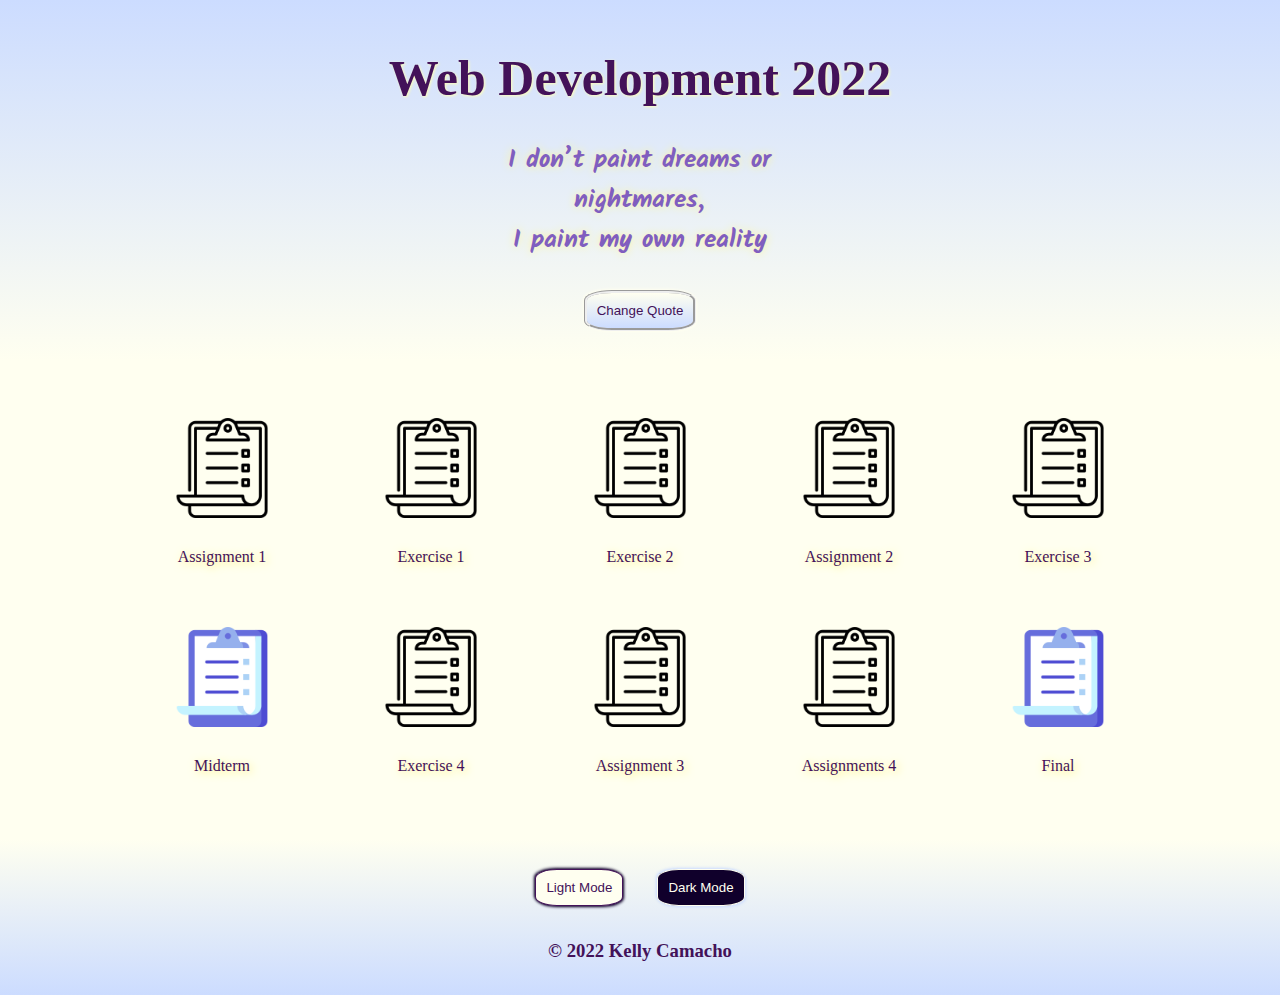
<file: index.html>
<!doctype html>
<html lang="en-us">
	<head>
		<meta charset="utf-8">
		<title>Web Development 2022</title>

        <link rel="stylesheet" href="https://fonts.googleapis.com/css?family=Kalam">
        <link rel="stylesheet" href="css/style.css">
        <link rel="stylesheet" href="css/index.css">
	</head>
    
	<body>
        <header>
            <div>
                <h1 id="title">Web Development 2022</h1>
                <h3 id="day-quote"></h3>
                <button id="btn-quote" onclick="changeQuote()">Change Quote</button>
            </div>
      </header>

        <section class="container">
            <div id="assignments">
                <a href="html/assignment-1.html">
                    <div href="html/assignment-1.html" class="assign-item micro">
                        <img src="img/micro-assign.png" alt="" class="micro-img">
                        <p>Assignment 1</p>
                    </div>
                </a>
                <a href="html/exercise-1.html">
                    <div class="assign-item micro">
                        <img src="img/micro-assign.png" alt="" class="micro-img">
                        <p>Exercise 1</p>
                    </div>
                </a>
                <a href="html/exercise-2.html">
                    <div class="assign-item micro">
                        <img src="img/micro-assign.png" alt="" class="micro-img">
                        <p>Exercise 2</p>
                    </div>
                </a>
                <a href="html/assignment-2.html">
                    <div class="assign-item micro">
                        <img src="img/micro-assign.png" alt="" class="micro-img">
                        <p>Assignment 2</p>
                    </div>
                </a>
                <a href="html/exercise-3.html">
                    <div class="assign-item micro">
                        <img src="img/micro-assign.png" alt="" class="micro-img">
                        <p>Exercise 3</p>
                    </div>
                </a>
                <a href="Midterm/index.html">
                    <div class="assign-item macro">
                        <img src="img/macro-assign.png" alt="" class="macro-img">
                        <p>Midterm</p>
                    </div>
                </a>
                <a href="https://swiss1.hunter.cuny.edu/students/dev5/exercise-4.php">
                    <div class="assign-item micro">
                        <img src="img/micro-assign.png" alt="" class="micro-img">
                        <p>Exercise 4</p>
                    </div>
                </a>
                <a href="https://swiss1.hunter.cuny.edu/students/dev5/assignment-3.html">
                    <div class="assign-item micro">
                        <img src="img/micro-assign.png" alt="" class="micro-img">
                        <p>Assignment 3</p>
                    </div>
                </a>
                <a href="https://swiss1.hunter.cuny.edu/students/dev5/assignment-4.html">
                    <div class="assign-item micro">
                        <img src="img/micro-assign.png" alt="" class="micro-img">
                        <p>Assignments 4</p>
                    </div>
                </a>
                <a href="https://swiss1.hunter.cuny.edu/students/dev5/database.html">
                    <div class="assign-item macro">
                        <img src="img/macro-assign.png" alt="" class="macro-img">
                        <p>Final</p>
                    </div>
                </a>
            </div>
        </section>

        <footer>
            <div>
                <div>
                    <button id="btn-light" onclick="lightMode()">Light Mode</button>
                    <button id="btn-dark" onclick="darkMode()">Dark Mode</button>
                </div>
                <h3>© 2022 Kelly Camacho</h3>
            </div>
        </footer>
	</body>
    <script type="text/javascript" src="scripts/design-mode.js"></script>
    <script type="text/javascript" src="scripts/day-quote.js"></script>
</html>
</file>
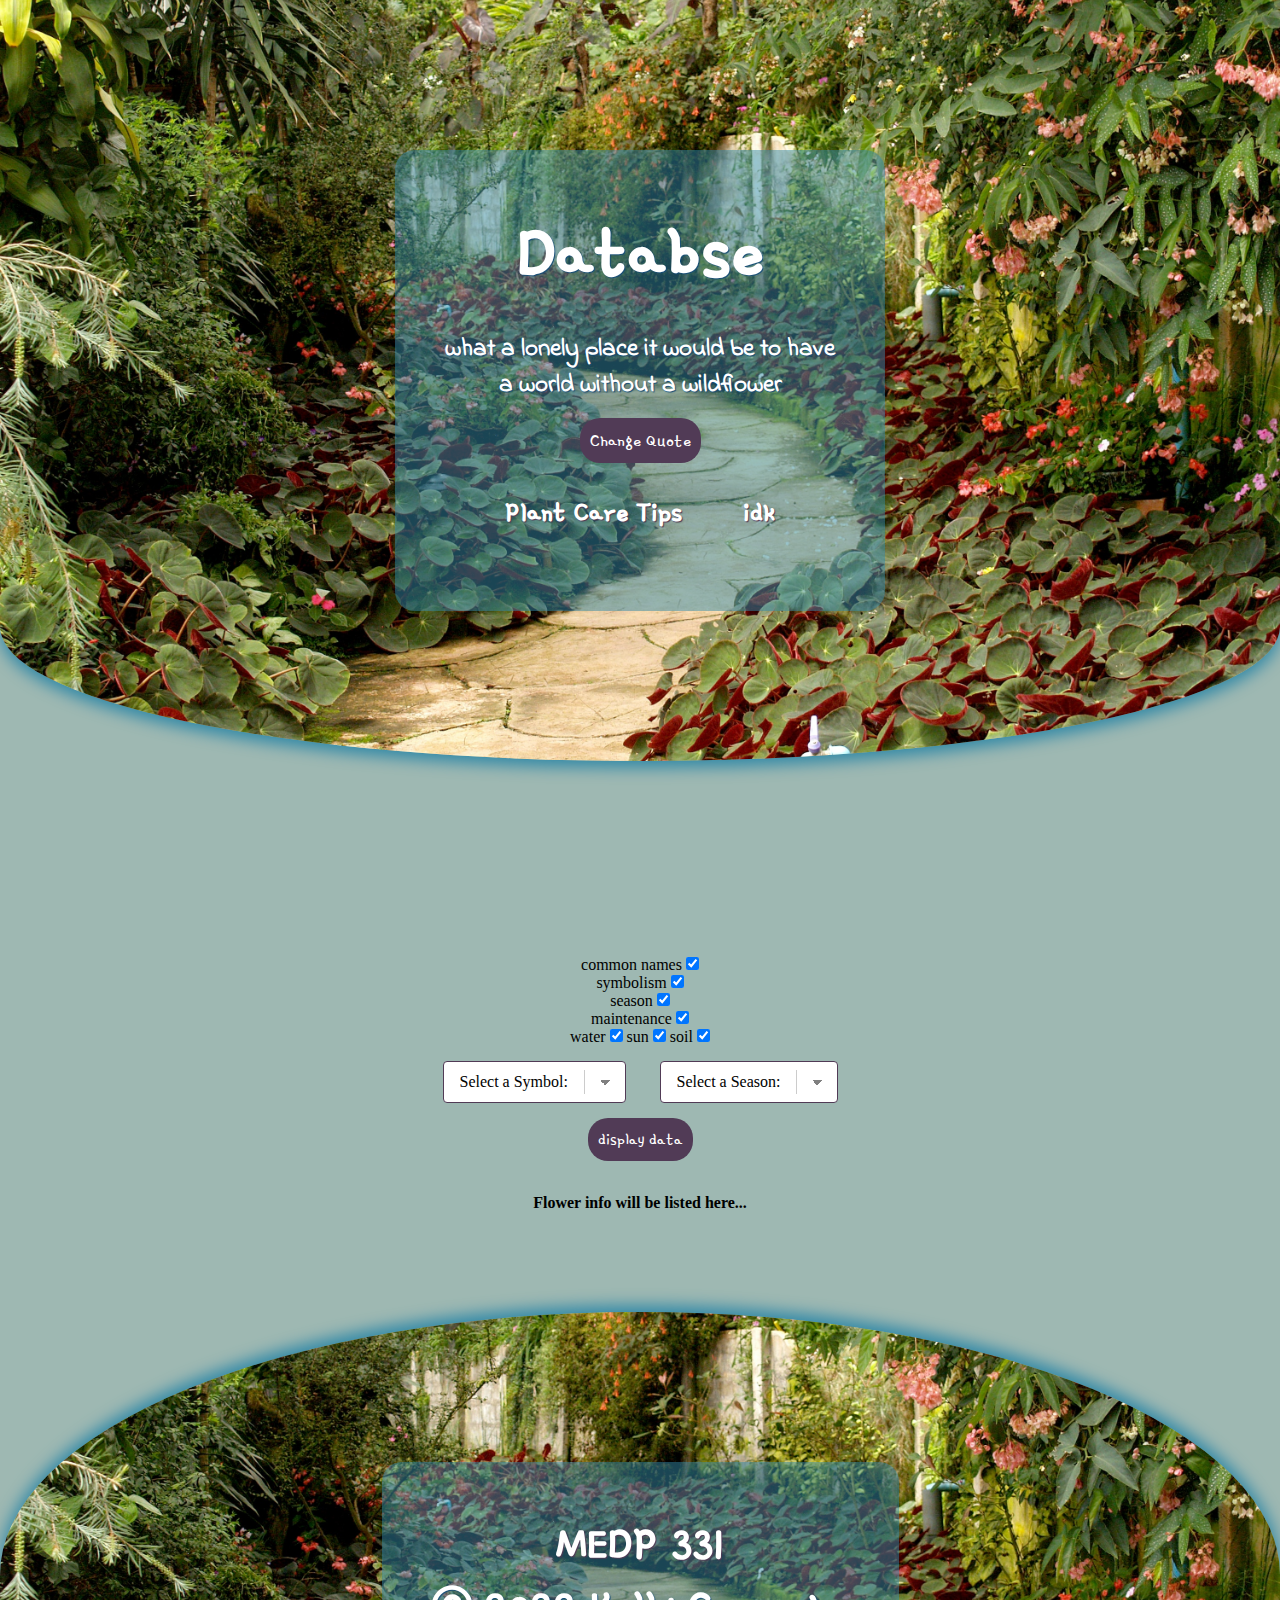
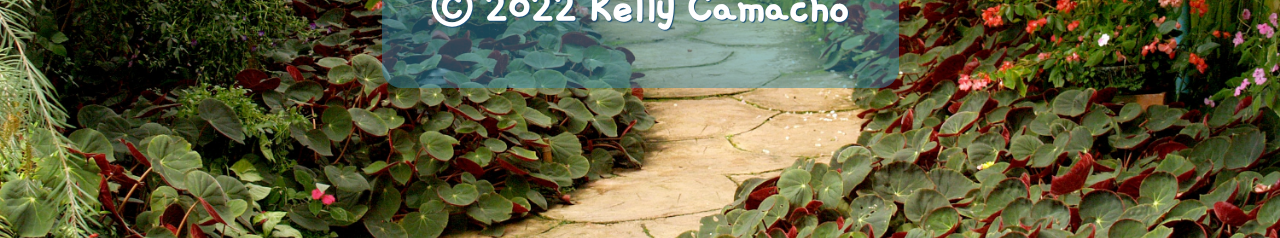
<file: Final/index.html>
<html>
    <head>
        <meta charset="utf-8">
        <meta name="viewport" content="width=device-width, initial-scale=1">

        <link rel="preconnect" href="https://fonts.googleapis.com"> 
        <link rel="preconnect" href="https://fonts.gstatic.com" crossorigin> 
        <link href="https://fonts.googleapis.com/css2?family=Gamja+Flower&family=Indie+Flower&display=swap" rel="stylesheet">

        <link rel="stylesheet" href="https://k-sophia.github.io/MEDP331/Final/css/index.css">
        <link rel="stylesheet" href="https://k-sophia.github.io/MEDP331/Final/css/style.css">
        <title>Final Website</title>
    </head>

    <body>

        <header>
            <div class="overlay">
                <div class="overlay-content">
                    <h1>Databse</h1>
                    <h2 id="header-quote"></h2>
                    <button id="btn-quote" onclick="changeQuote()">Change Quote</button>
                    <div id="navigation">
                        <h2><a class="header-link" href="https://k-sophia.github.io/MEDP331/Final/tips.html">Plant Care Tips</a></h2>
                        <h2><a class="header-link" href="#">idk</a></h2>
                    </div>
                </div>
            </div>
        </header>

        <div id="form-data">
            <form id="form" method="post">
                <div id="col-check">
                    <label for="checkbox1">
                        common names
                        <input id="checkbox1" name="mycheckboxs" type="checkbox"  checked="true" value="common_names"/>
                    </label><br/>
                    <label for="checkbox2">
                        symbolism
                        <input id="checkbox2" name="mycheckboxs" type="checkbox" checked="true"  value="symbolism"/>
                    </label><br/>
                    <label for="checkbox3">
                        season
                        <input id="checkbox3" name="mycheckboxs" type="checkbox" checked="true" value="season"/>
                    </label><br/>
                    <label for="checkbox4">
                        maintenance
                        <input id="checkbox4" name="mycheckboxs" type="checkbox" checked="true" value="maintenance"/>
                    </label><br/>
                    <label for="checkbox5">
                        water
                        <input id="checkbox5" name="mycheckboxs" type="checkbox" checked="true" value="water"/>
                    </label>
                    <label for="checkbox6">
                        sun
                        <input id="checkbox6" name="mycheckboxs" type="checkbox" checked="true" value="sun"/>
                    </label>
                    <label for="checkbox7">
                        soil
                        <input id="checkbox7" name="mycheckboxs" type="checkbox" checked="true" value="soil"/>
                    </label>
                </div>
                <select id="symbol" name="symbol">
                    <option value="">Select a Symbol:</option>
                    <option value="love">love</option>
                    <option value="death">death</option>
                    <option value="pride">pride</option>
                    <option value="purity">purity</option>
                </select>
                <select id="season" name="season">
                    <option value="">Select a Season:</option>
                    <option value="spring">spring</option>
                    <option value="summer">summer</option>
                    <option value="autumn">autumn</option>
                    <option value="winter">winter</option>
                </select>
                <input id="submit" type="submit" value="display data">
            </form>
            <br>
            <div id="database"><b>Flower info will be listed here...</b></div>
        </div>

        <footer>
            <div class="overlay">
                <div class="overlay-content">
                    <h1><a class='footer-link footer-text' href='https://k-sophia.github.io/MEDP331/index.html'>MEDP 331</a></h1>
                    <h1 class='footer-text'>© 2022 Kelly Camacho</h1>
                </div>
            </div>
        </footer>

        <script src="//code.jquery.com/jquery-1.11.3.min.js"></script>
        <script>


            $(document).ready(function(){
                $('#form').on('submit', function(e){
                    //Stop the form from submitting itself to the server.
                    e.preventDefault();
                    const data = new FormData(e.target);
                    var cols = data.getAll("mycheckboxs");

                    var symbol = $('#symbol').val();
                    var season = $('#season').val();
                    $.ajax({
                        type: "POST",
                        url: 'connection_test.php',
                        data: {
                            cols: cols,
                            symbol: symbol,
                            season: season
                        },
                        success: function(data){
                            // alert(data);
                            $( "#database" ).empty();
                            $( "#database" ).append(data);
                        }
                    });
                });
            });
        </script>
    </body>
    <script type="text/javascript" src="https://k-sophia.github.io/MEDP331/Final/scripts/quote.js"></script>
</html>
</file>
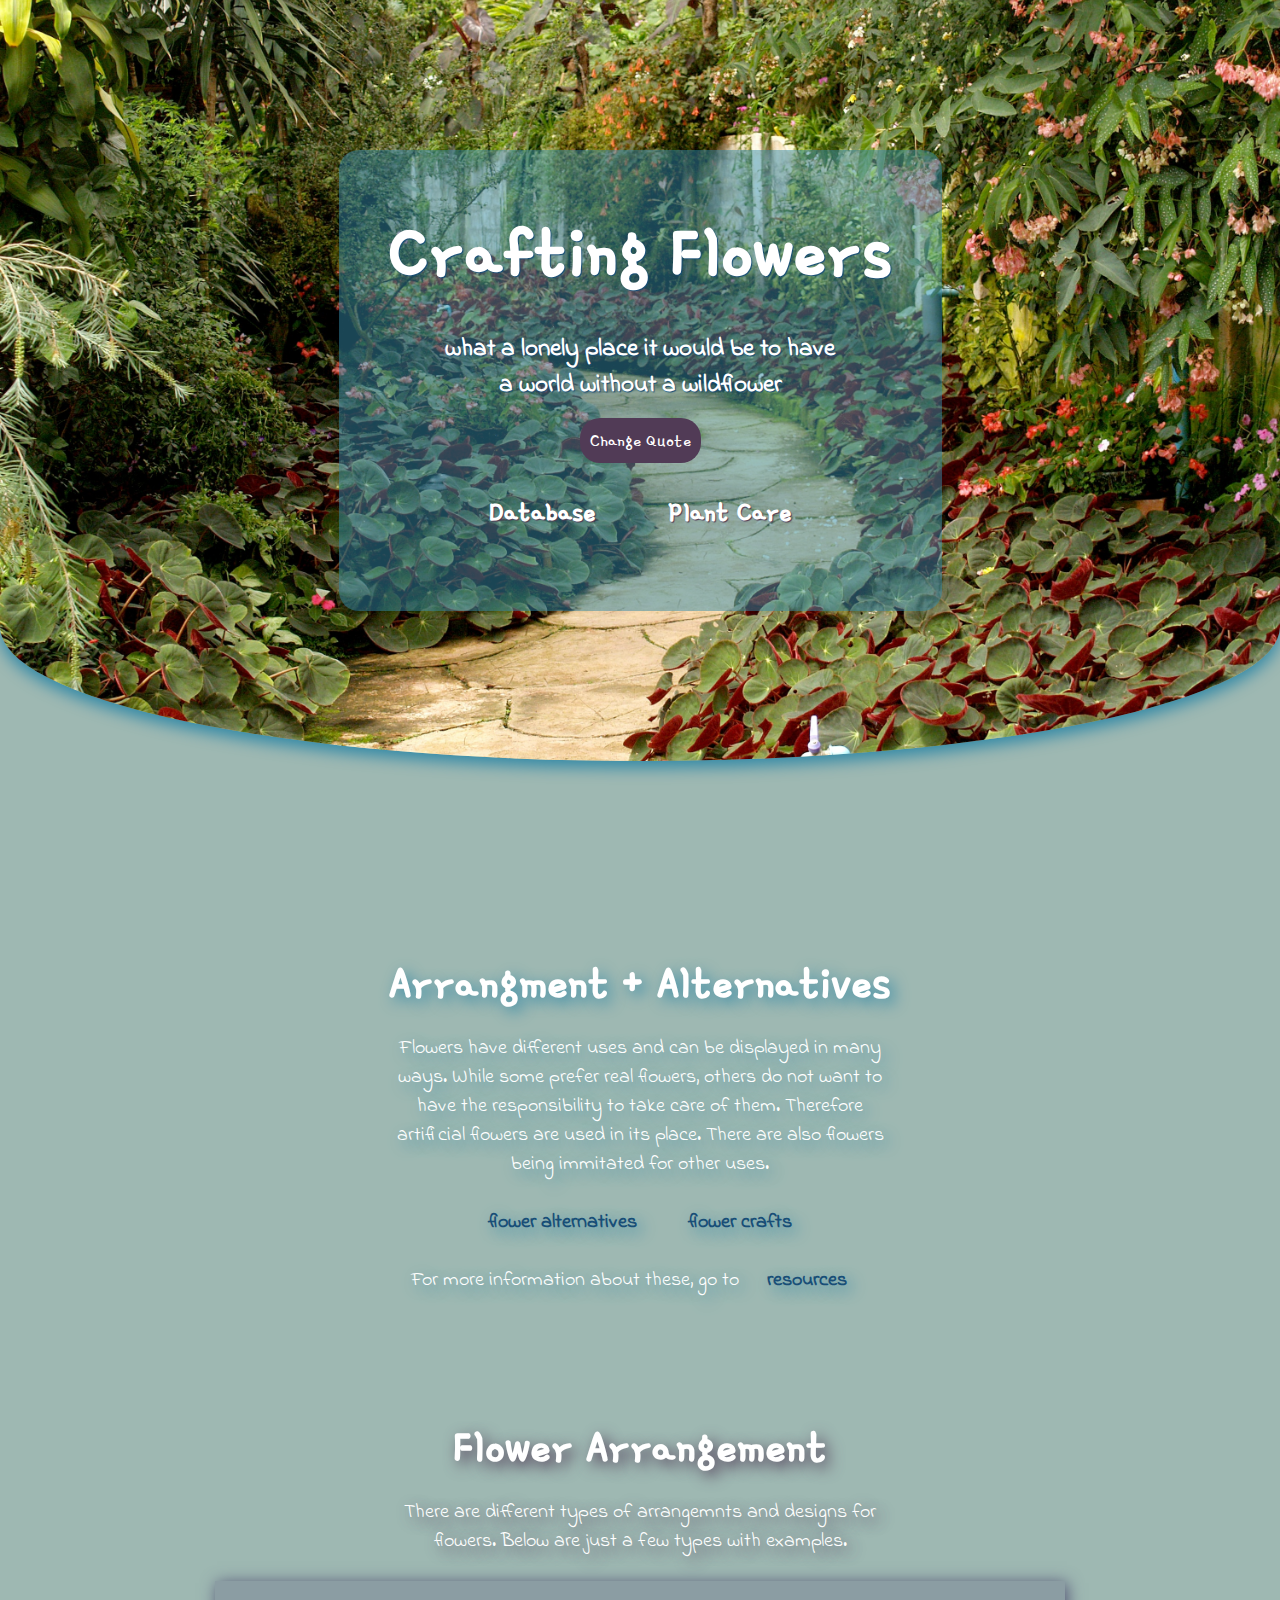
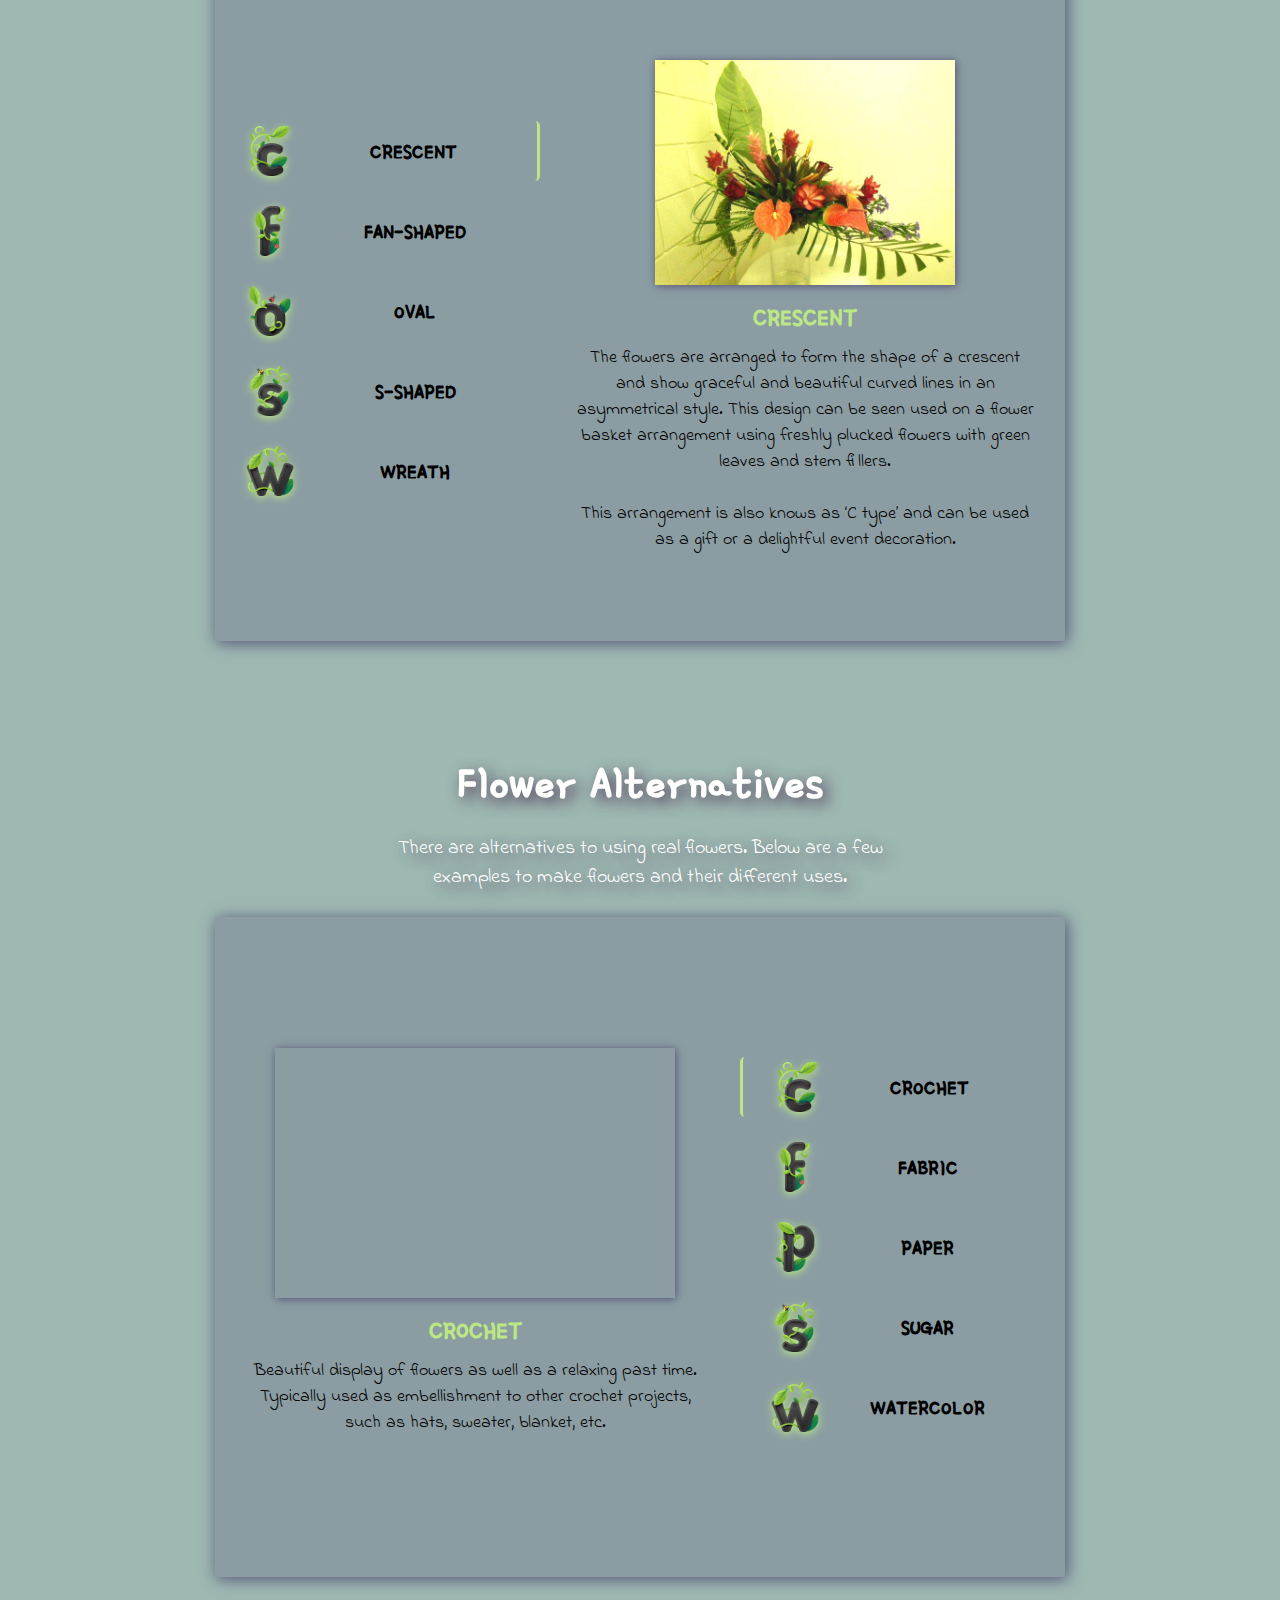
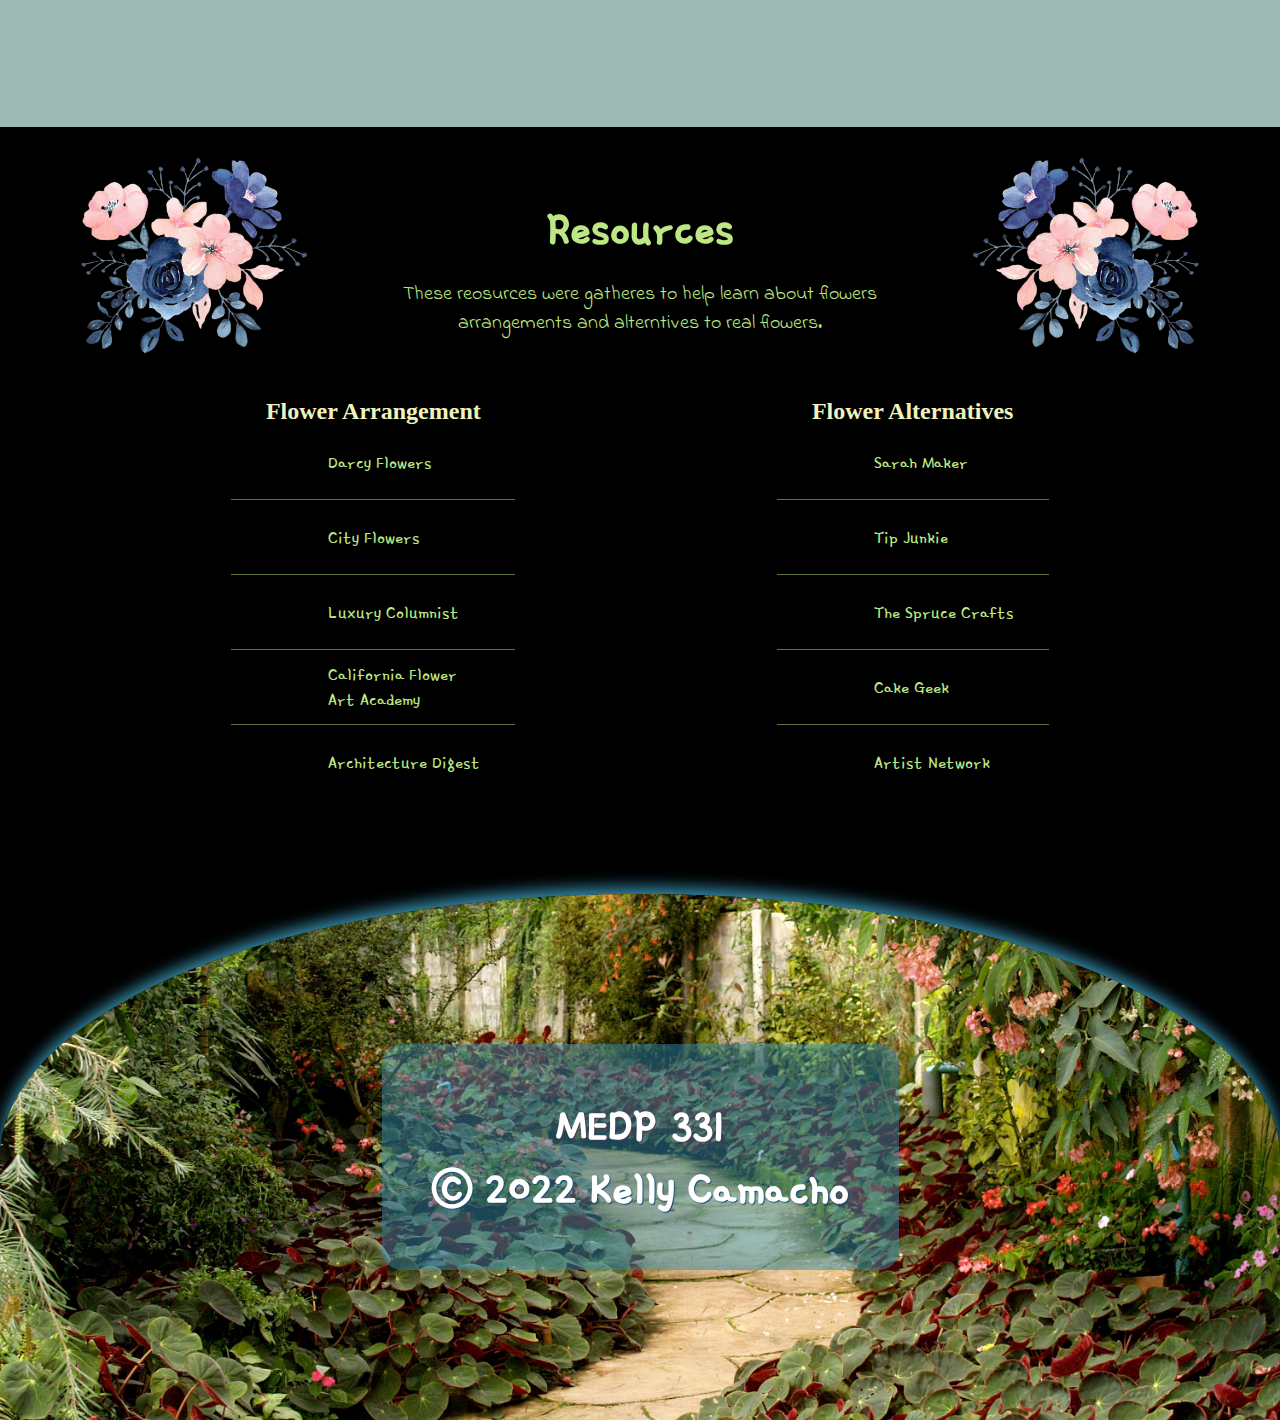
<file: Final/craft.html>
<html>
    <head>
        <meta charset="utf-8">
	    <meta name="viewport" content="width=device-width, initial-scale=1">

        <link rel="preconnect" href="https://fonts.googleapis.com"> 
        <link rel="preconnect" href="https://fonts.gstatic.com" crossorigin> 
        <link href="https://fonts.googleapis.com/css2?family=Gamja+Flower&family=Indie+Flower&display=swap" rel="stylesheet">


        <link rel="stylesheet" href="css/craft.css">
        <link rel="stylesheet" href="css/style.css">
        <title>Final Website</title>
    </head>

    <body>
        <button onclick="topFunction()" id="topBTN">to top</button>
        <header>
            <div class="overlay">
                <div class="overlay-content">
                    <h1>Crafting Flowers</h1>
                    <h2 id="header-quote"></h2>
                    <button id="btn-quote" onclick="changeQuote()">Change Quote</button>
                    <div id="navigation">
                        <h2><a class="header-link" href="https://swiss1.hunter.cuny.edu/students/dev5/database.html">Database</a></h2>
                        <h2><a class="header-link" href="tips.html">Plant Care</a></h2>
                    </div>
                </div>
            </div>
        </header>

        <div id="types" class="section-desc"> 
            <h2>Arrangment + Alternatives</h2>
            <p>
                Flowers have different uses and can be displayed in many ways. While some 
                prefer real flowers, others do not want to have the responsibility to take 
                care of them. Therefore artificial flowers are used in its place. There are 
                also flowers being immitated for other uses.
                <br><br>
                <a href="#arrange">flower alternatives</a>
                <a href="#alternatives">flower crafts</a>
                <br><br>
                For more information about these, go to
                <a href="#resources">resources</a>
            </p>
        </div>

        <div id="arrange" class="section-desc"> 
            <h2>Flower Arrangement</h2>
            <p>
                There are different types of arrangemnts and designs for flowers. Below are 
                just a few types with examples.
            </p>
            <div class="craft-types">
                <div class="select-section">
                    <button id="type-0" class="select-option" onclick="changeArrangeType(0)">
                        <img src="img/c-icon.png" alt="temp">
                        <h3>CRESCENT</h3>
                        <span></span>
                    </button>
                    <button id="type-1" class="select-option" onclick="changeArrangeType(1)">
                        <img src="img/f-icon.png" alt="temp">
                        <h3>FAN-SHAPED</h3>
                        <span></span>
                    </button>
                    <button id="type-2" class="select-option" onclick="changeArrangeType(2)">
                        <img src="img/o-icon.png" alt="temp">
                        <h3>OVAL</h3>
                        <span></span>
                    </button>
                    <button id="type-3" class="select-option" onclick="changeArrangeType(3)">
                        <img src="img/s-icon.png" alt="temp">
                        <h3>S-SHAPED</h3>
                        <span></span>
                    </button>
                    <button id="type-4" class="select-option" onclick="changeArrangeType(4)">
                        <img src="img/w-icon.png" alt="temp">
                        <h3>WREATH</h3>
                        <span></span>
                    </button>
                </div>
                <div class="desc-section">
                    <div class="details-section">
                        <img id="arrange-img" src="" alt="temp">
                        <h3 id="arrange-name"></h3>
                        <p id="arrange-text"></p>
                    </div>
                </div>
            </div>
        </div>

        <div id="alternatives" class="section-desc"> 
            <h2>Flower Alternatives</h2>
            <p>
                There are alternatives to using real flowers. Below are a few examples to make
                flowers and their different uses.
            </p>
            <div class="craft-types">
                <div class="desc-section">
                    <div class="details-section">
                        <iframe id="alternative-iframe" 
                            src="" 
                            title="YouTube video player" frameborder="0" 
                            allow="accelerometer; autoplay; clipboard-write; encrypted-media; gyroscope; picture-in-picture" 
                            allowfullscreen>
                        </iframe>
                        <h3 id="alternative-name"></h3>
                        <p id="alternative-text"></p>
                    </div>
                </div>
                <div class="select-section alternative-section">
                    <button id="craft-0" class="select-option" onclick="changeAlternativeType(0)">
                        <img src="img/c-icon.png" alt="temp">
                        <h3>CROCHET</h3>
                        <span></span>
                    </button>
                    <button id="craft-1" class="select-option" onclick="changeAlternativeType(1)">
                        <img src="img/f-icon.png" alt="temp">
                        <h3>FABRIC</h3>
                        <span></span>
                    </button>
                    <button id="craft-2" class="select-option" onclick="changeAlternativeType(2)">
                        <img src="img/p-icon.png" alt="temp">
                        <h3>PAPER</h3>
                        <span></span>
                    </button>
                    <button id="craft-3" class="select-option" onclick="changeAlternativeType(3)">
                        <img src="img/s-icon.png" alt="temp">
                        <h3>SUGAR</h3>
                        <span></span>
                    </button>
                    <button id="craft-4" class="select-option" onclick="changeAlternativeType(4)">
                        <img src="img/w-icon.png" alt="temp">
                        <h3>WATERCOLOR</h3>
                        <span></span>
                    </button>
                </div>
            </div>
        </div>

        <div id="resource-container">
            <div id="resources" class="section-desc"> 
                <div class="resource-header">
                    <img src="img/resource-left.png" alt="" />
                </div>
                <div>
                    <h2>Resources</h2>
                    <p>These reosurces were gatheres to help learn about flowers arrangements and alterntives to real flowers.</p>    
                </div>
                <div class="resource-header">
                    <img src="img/resource-right.png" alt="" />
                </div>
            </div>
            <div id="list-align" class="section">
                <ul class="resource-list">
                    <h2>Flower Arrangement</h2>
                    <a target="_blank" href="https://darceyflowers.ae/blog/7-different-types-of-flower-arrangements-for-various-occasions/"><li class="resource-first">Darcy Flowers</li></a>
                    <a target="_blank" href="https://www.cityflowers.co.in/blogs/news/9-types-popular-classic-flower-arrangement-styles"><li>City Flowers</li></a>
                    <a target="_blank" href="https://luxurycolumnist.com/flower-arrangement-types/"><li>Luxury Columnist</li></a>
                    <a target="_blank" href="https://www.zhibit.org/cfaa"><li>California Flower <br> Art Academy</li></a>
                    <a target="_blank" href="https://www.architecturaldigest.com/story/3-pro-florists-arrangements-you-can-do-at-home"><li>Architecture Digest</li></a>
                </ul>
                <ul class="resource-list">
                    <h2>Flower Alternatives</h2>
                    <a target="_blank" href="https://sarahmaker.com/crochet-flower-patterns/"><li class="resource-first">Sarah Maker</li></a>
                    <a target="_blank" href="https://tipjunkie.com/diy-fabric-flowers-to-make/"><li>Tip Junkie</li></a>
                    <a target="_blank" href="https://www.thesprucecrafts.com/x-diy-paper-flowers-you-can-make-for-all-occasions-4172471"><li>The Spruce Crafts</li></a>
                    <a target="_blank" href="https://cake-geek.com/index.php/sugar-flowers-tutorials/"><li>Cake Geek</li></a>
                    <a target="_blank" href="https://www.artistsnetwork.com/art-mediums/watercolor/easy-watercolor-flowers-marie-boudon/"><li>Artist Network</li></a>
                </ul>
            </div>
        </div>
  
        <footer>
            <div class="overlay">
                <div class="overlay-content">
                    <h1><a class='footer-link footer-text' href='https://k-sophia.github.io/MEDP331/index.html'>MEDP 331</a></h1>
                    <h1 class='footer-text'>© 2022 Kelly Camacho</h1>
                </div>
            </div>
        </footer>

    </body>

    <script type="text/javascript" src="scripts/quote.js"></script>
    <script type="text/javascript" src="scripts/top-btn.js"></script>
    <script type="text/javascript" src="scripts/select-craft.js"></script>
</html>
</file>
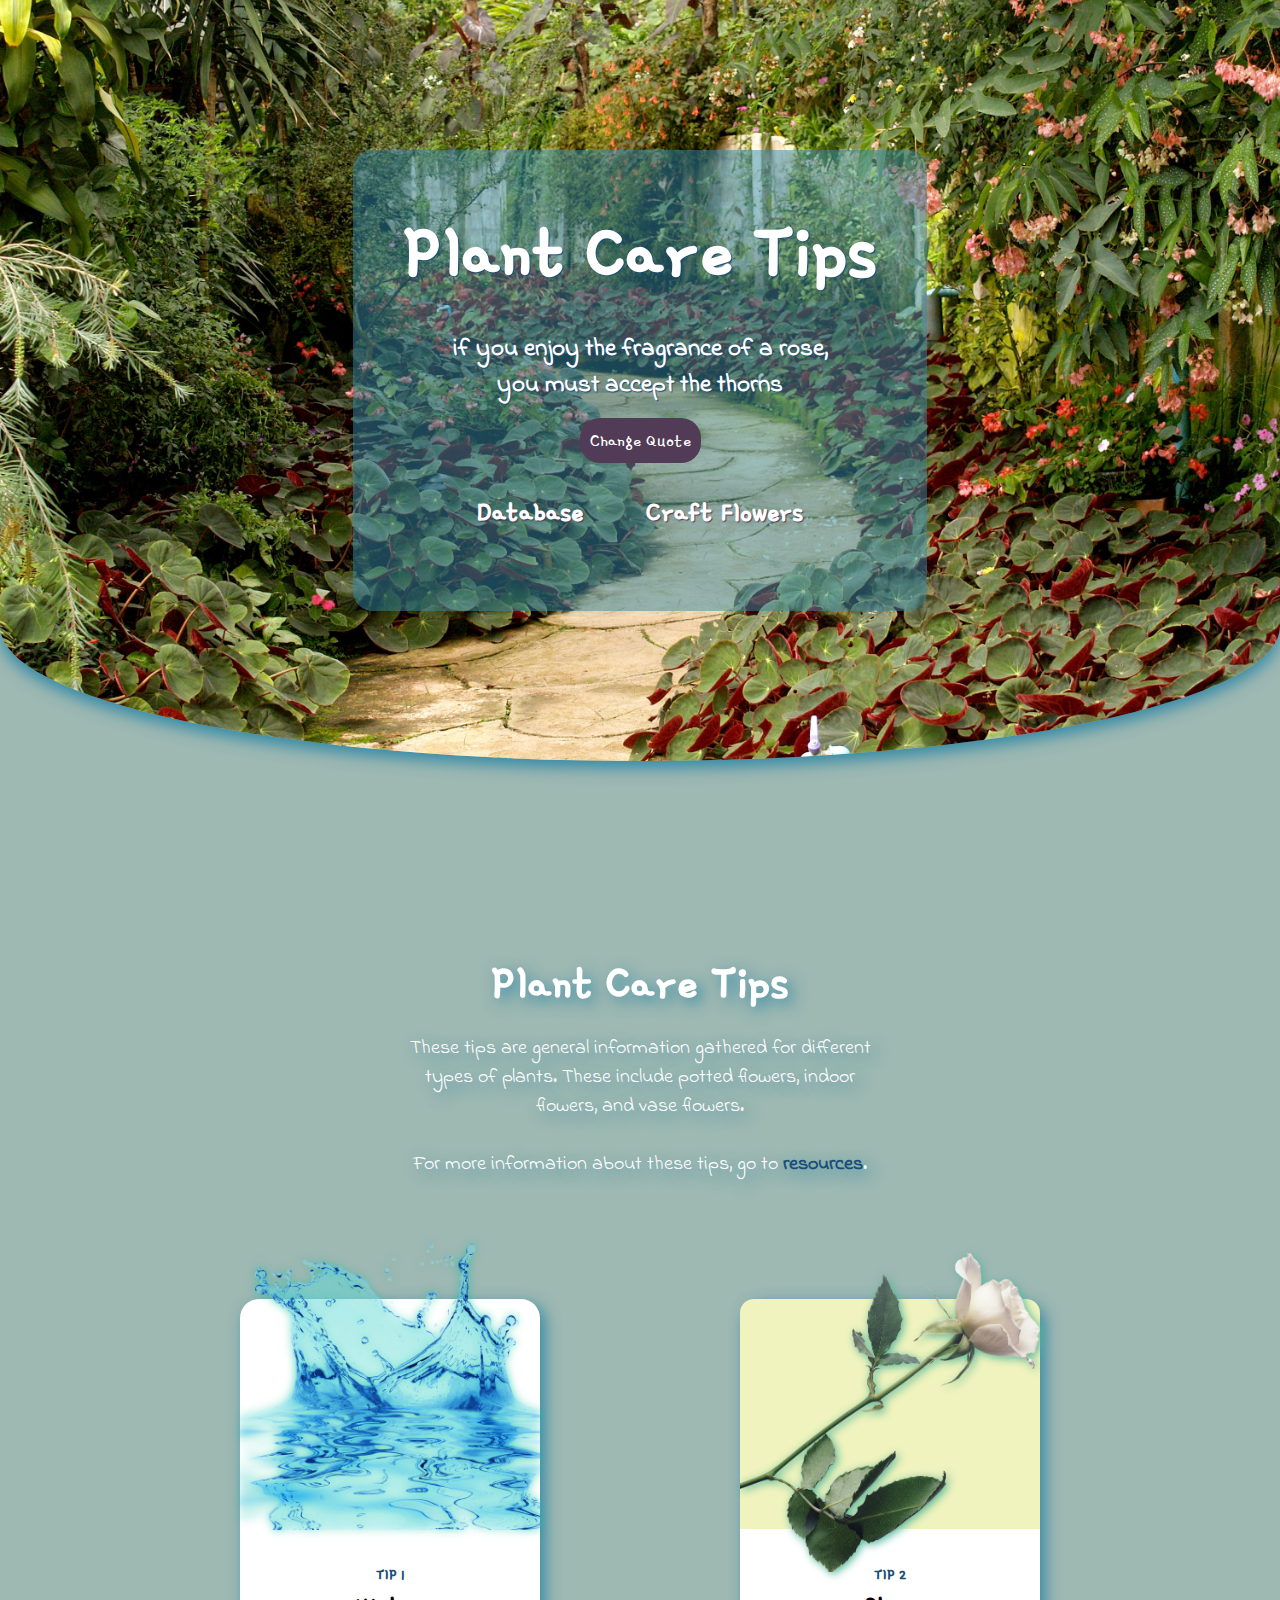
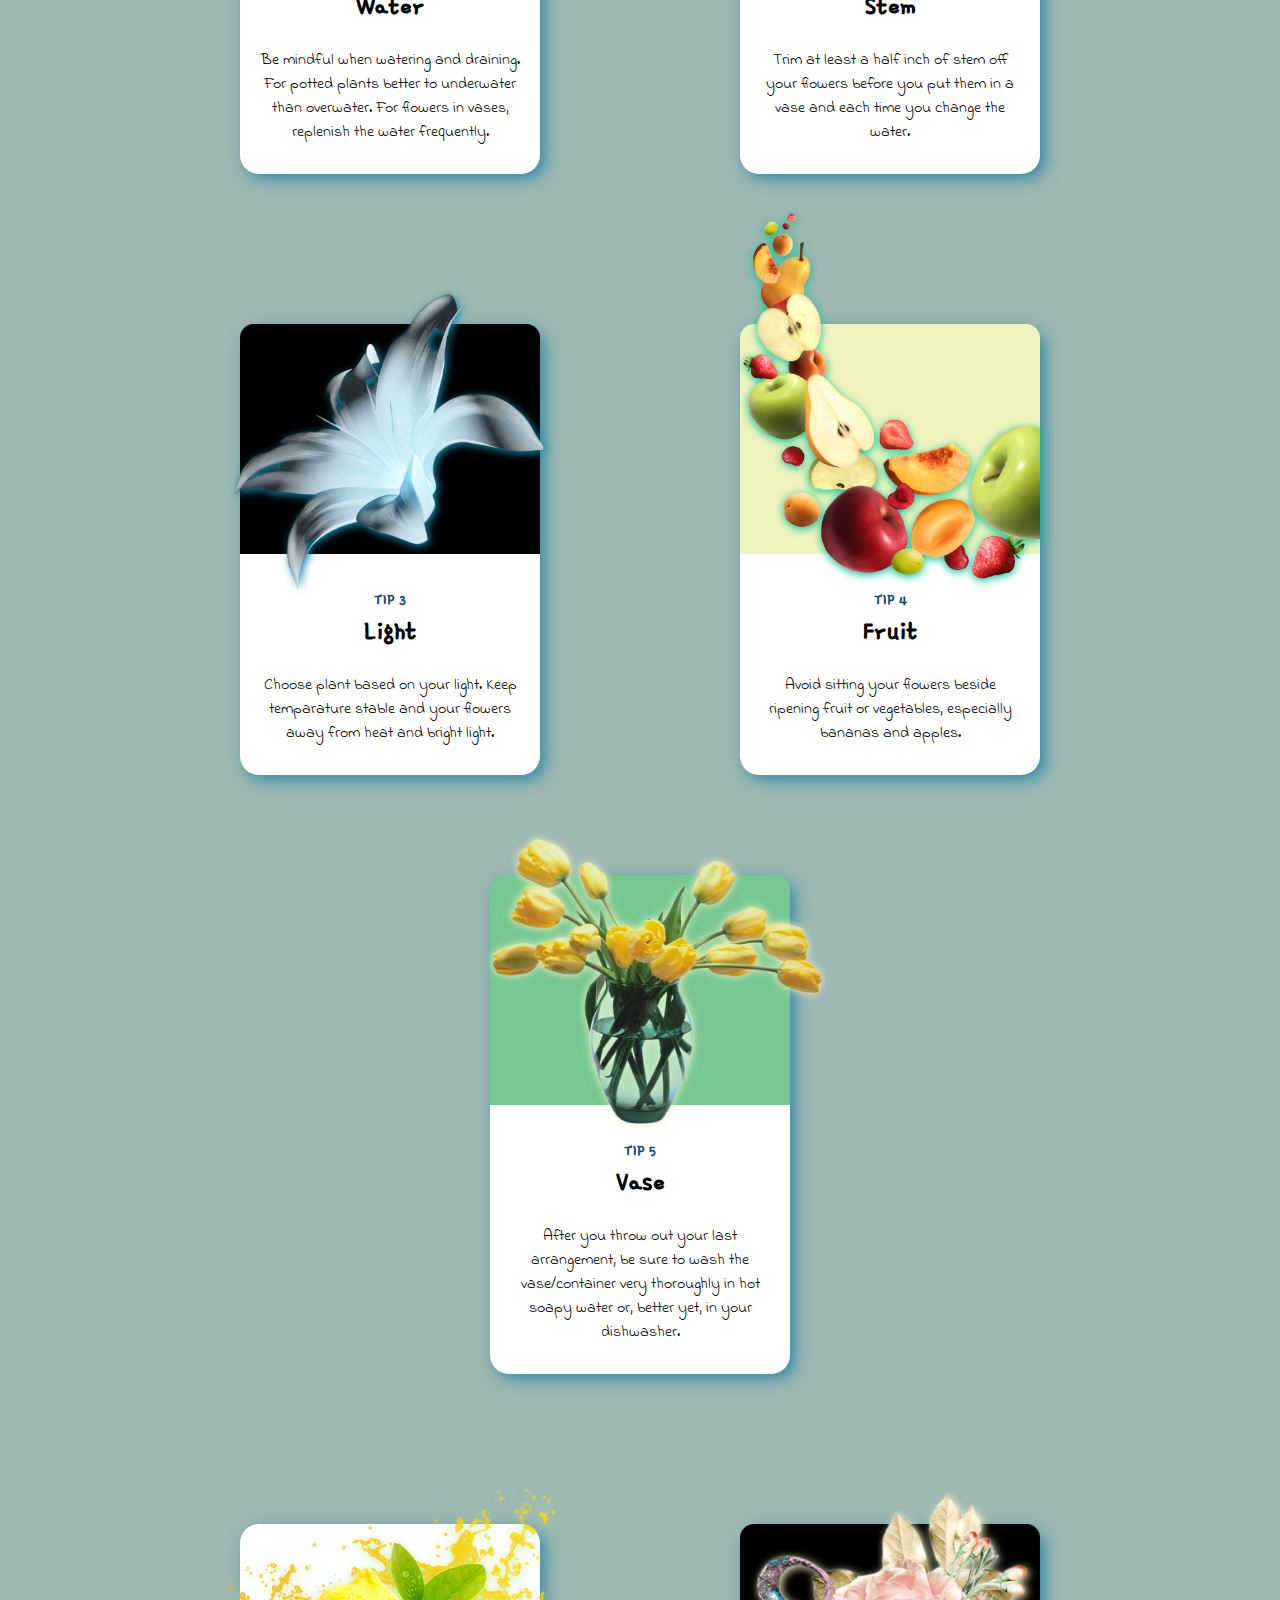
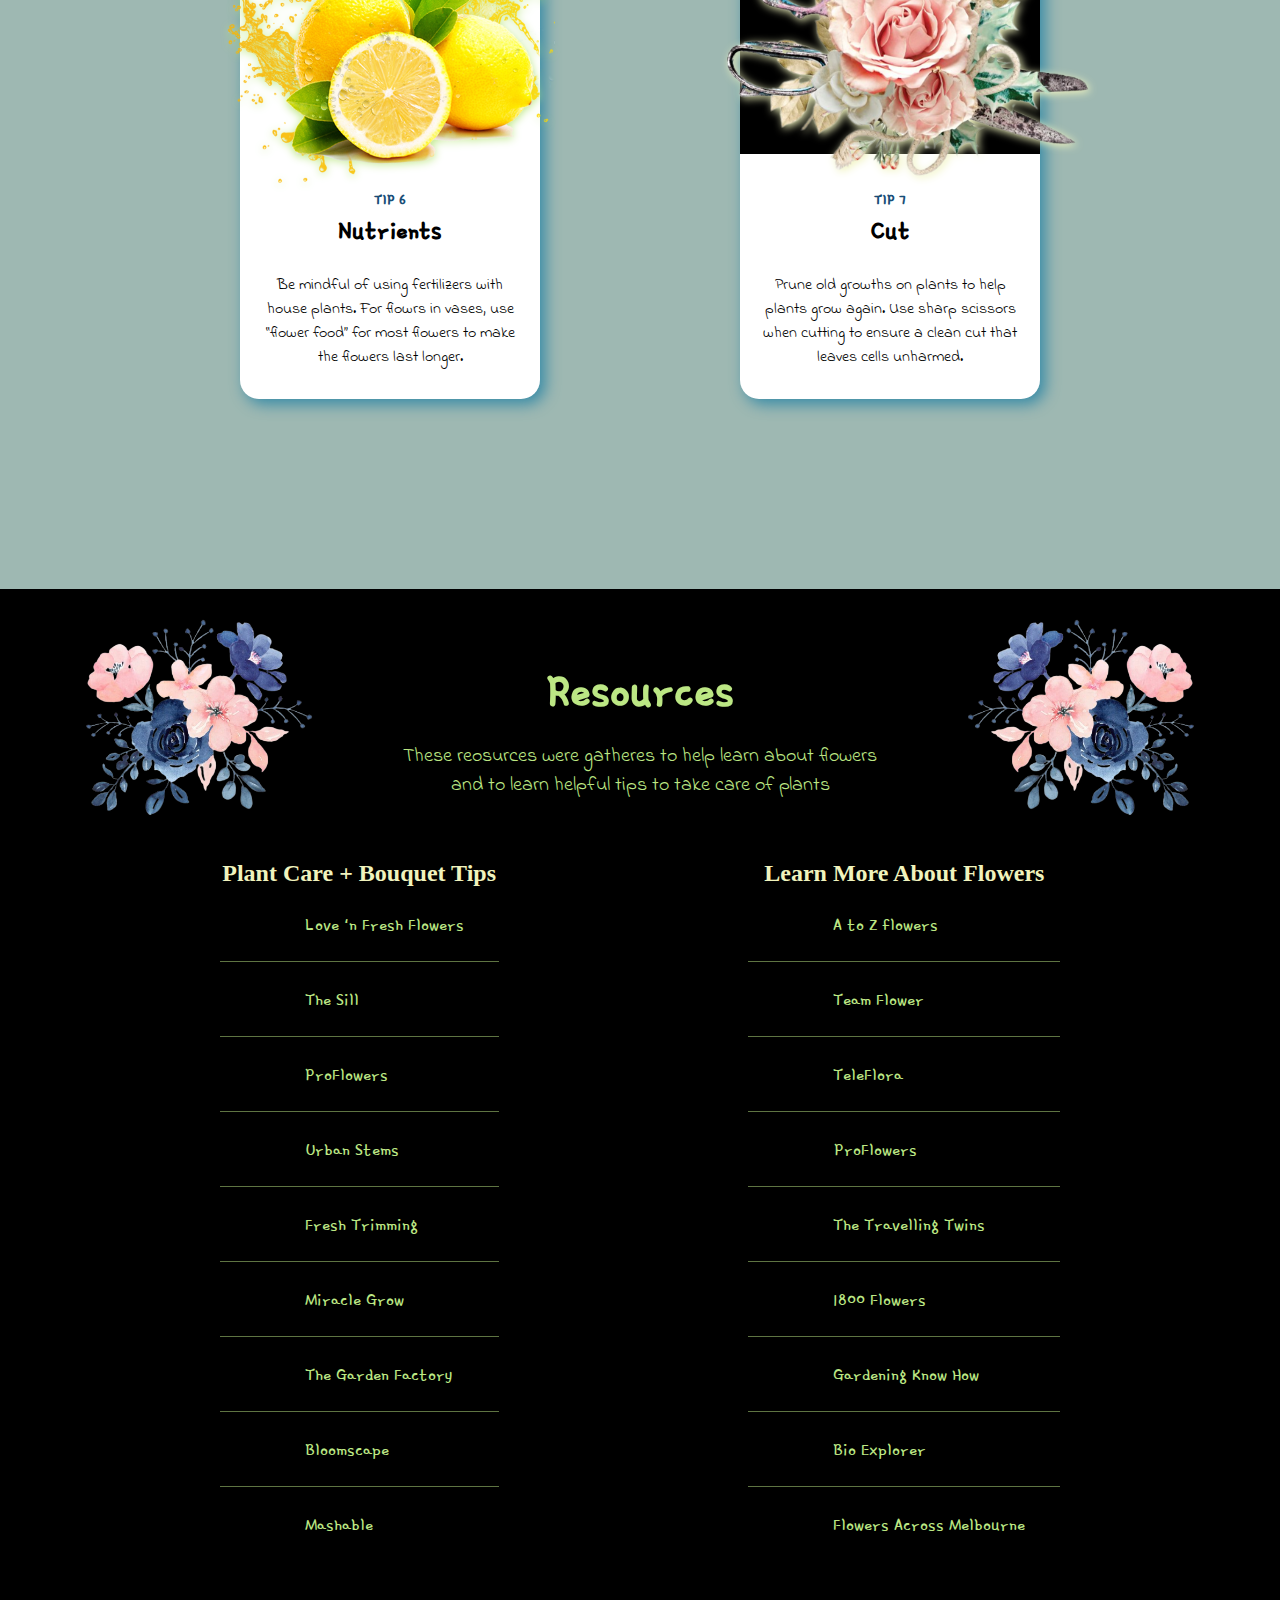
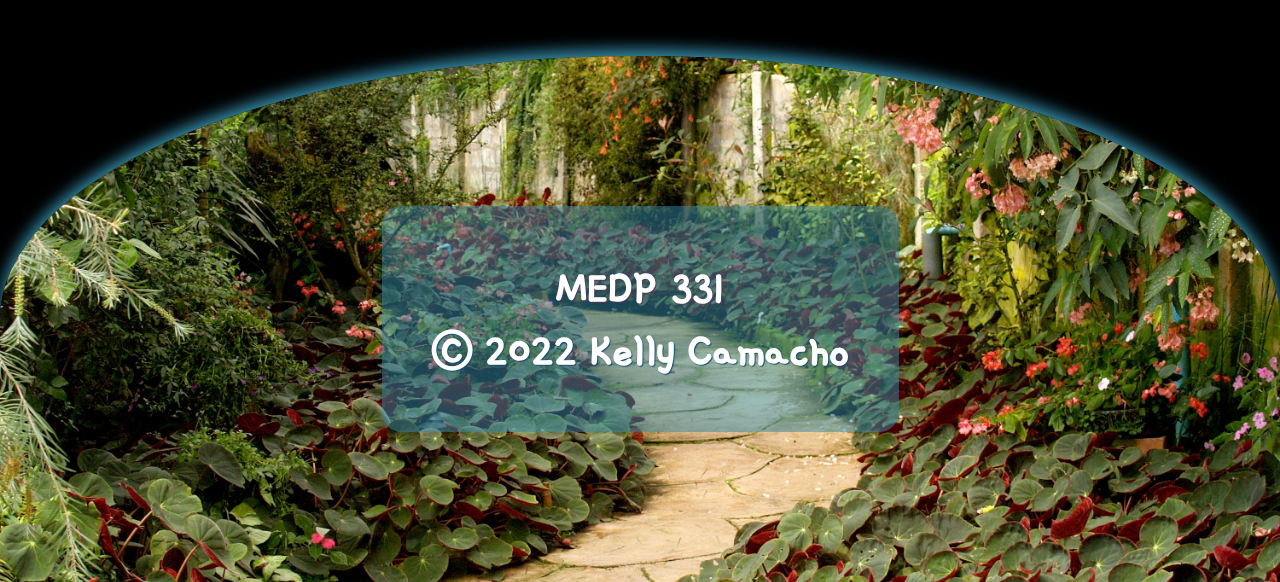
<file: Final/tips.html>
<html>
    <head>
        <meta charset="utf-8">
	    <meta name="viewport" content="width=device-width, initial-scale=1">

        <link rel="preconnect" href="https://fonts.googleapis.com"> 
        <link rel="preconnect" href="https://fonts.gstatic.com" crossorigin> 
        <link href="https://fonts.googleapis.com/css2?family=Gamja+Flower&family=Indie+Flower&display=swap" rel="stylesheet">


        <link rel="stylesheet" href="css/tips.css">
        <link rel="stylesheet" href="css/style.css">
        <title>Final Website</title>
    </head>

    <body>
        <button onclick="topFunction()" id="topBTN">to top</button>
        <header>
            <div class="overlay">
                <div class="overlay-content">
                    <h1>Plant Care Tips</h1>
                    <h2 id="header-quote"></h2>
                    <button id="btn-quote" onclick="changeQuote()">Change Quote</button>
                    <div id="navigation">
                        <h2><a class="header-link" href="https://swiss1.hunter.cuny.edu/students/dev5/database.html">Database</a></h2>
                        <h2><a class="header-link" href="craft.html">Craft Flowers</a></h2>
                    </div>
                </div>
            </div>
        </header>

        <div id="plant-care" class="section-desc"> 
            <h2>Plant Care Tips</h2>
            <p>
                These tips are general information gathered for different types of plants.
                These include potted flowers, indoor flowers, and vase flowers.
                <br><br>
                For more information about these tips, go to
                <a href="#resources">resources</a>.
            </p>
        </div>
        <div class="section">
            <div class="cards-tips">
                <div class="card-container">
                    <div class="wrapper">
                        <div id="tip-one" class="card">
                            <div class="card-img">
                                <img src="img/water-splash.png" alt="water splash" />
                            </div>
                            <div class="card-tip">Tip 1</div>
                            <div class="card-tip-label">Water</div>
                            <div class="card-tip-description">
                                Be mindful when watering and draining. For potted plants better to underwater than overwater. For flowers in vases, replenish the water frequently.
                            </div>
                        </div>
                    </div> 
                </div>
                <div class="card-container">
                    <div class="wrapper">
                        <div id="tip-two" class="card">
                            <div class="card-img">
                                <img src="img/flower-stem.png" alt="flower stem" />
                            </div>
                            <div class="card-tip">Tip 2</div>
                            <div class="card-tip-label">Stem</div>
                            <div class="card-tip-description">
                                Trim at least a half inch of stem off your flowers before you put them in a vase and each time you change the water.
                            </div>
                        </div>
                    </div> 
                </div>
            </div>

            <div class="cards-tips">
                <div class="card-container">
                    <div class="wrapper">
                        <div id="tip-three" class="card">
                            <div class="card-img">
                                <img src="img/light.png" alt="flower light" />
                            </div>
                            <div class="card-tip">Tip 3</div>
                            <div class="card-tip-label">Light</div>
                            <div class="card-tip-description">
                                Choose plant based on your light. Keep temparature stable and your flowers away from heat and bright light.
                            </div>
                        </div>
                    </div> 
                </div>
                <div class="card-container">
                    <div class="wrapper">
                        <div id="tip-four" class="card">
                            <div class="card-img">
                                <img src="img/fruit.png" alt="fruits" />
                            </div>
                            <div class="card-tip">Tip 4</div>
                            <div class="card-tip-label">Fruit</div>
                            <div class="card-tip-description">
                                Avoid sitting your flowers beside ripening fruit or vegetables, especially bananas and apples.
                            </div>
                        </div>
                    </div> 
                </div>
                <div class="card-container">
                    <div class="wrapper">
                        <div id="tip-five" class="card">
                            <div class="card-img">
                                <img src="img/flower-vase.png" alt="flower vase" />
                            </div>
                            <div class="card-tip">Tip 5</div>
                            <div class="card-tip-label">Vase</div>
                            <div class="card-tip-description">
                                After you throw out your last arrangement, be sure to wash the vase/container very thoroughly in hot soapy water or, better yet, in your dishwasher.
                            </div>
                        </div>
                    </div> 
                </div>
            </div>

            <div class="cards-tips">
                <div class="card-container">
                    <div class="wrapper">
                        <div id="tip-six" class="card">
                            <div class="card-img">
                                <img src="img/flower-food.png" alt="flower food" />
                            </div>
                            <div class="card-tip">Tip 6</div>
                            <div class="card-tip-label">Nutrients</div>
                            <div class="card-tip-description">
                                Be mindful of using fertilizers with house plants. For flowrs in vases, use “flower food” for most flowers to make the flowers last longer.
                            </div>
                        </div>
                    </div> 
                </div>
                <div class="card-container">
                    <div class="wrapper">
                        <div id="tip-seven" class="card">
                            <div class="card-img">
                                <img src="img/flower-scissors.png" alt="flower scissors" />
                            </div>
                            <div class="card-tip">Tip 7</div>
                            <div class="card-tip-label">Cut</div>
                            <div class="card-tip-description">
                                Prune old growths on plants to help plants grow again. Use sharp scissors when cutting to ensure a clean cut that leaves cells unharmed.
                            </div>
                        </div>
                    </div> 
                </div>
            </div>
        </div>

        <div id="resource-container">
            <div id="resources" class="section-desc"> 
                <div class="resource-header">
                    <img src="img/resource-left.png" alt="" />
                </div>
                <div>
                    <h2>Resources</h2>
                    <p>These reosurces were gatheres to help learn about flowers and to learn helpful tips to take care of plants</p>    
                </div>
                <div class="resource-header">
                    <img src="img/resource-right.png" alt="" />
                </div>
            </div>
            <div id="list-align" class="section">
                <ul class="resource-list">
                    <h2>Plant Care + Bouquet Tips</h2>
                    <a target="_blank" href="https://lovenfreshflowers.com/flower-farm/flower-care-tips/"><li class="resource-first">Love 'n Fresh Flowers</li></a>
                    <a target="_blank" href="https://www.thesill.com/blog/top-ten-plant-care-tips"><li>The Sill</li></a>
                    <a target="_blank" href="https://www.proflowers.com/blog/plant-care"><li>ProFlowers</li></a>
                    <a target="_blank" href="https://urbanstems.com/blog/guide/care-101"><li>Urban Stems</li></a>
                    <a target="_blank" href="https://bouqs.com/blog/category/flower-info/flower-care/"><li>Fresh Trimming</li></a>
                    <a target="_blank" href="https://www.miraclegro.com/en-us/library/gardening-basics/10-top-gardening-tips-beginners"><li>Miracle Grow</li></a>
                    <a target="_blank" href="https://www.gardenfactoryny.com/outdoor-plant-care"><li>The Garden Factory</li></a>
                    <a target="_blank" href="https://bloomscape.com/category/plant-care/"><li>Bloomscape</li></a>
                    <a target="_blank" href="https://mashable.com/article/how-to-learn-floristry-flower-arranging"><li>Mashable</li></a>
                </ul>
                <ul class="resource-list">
                    <h2>Learn More About Flowers</h2>
                    <a target="_blank" href="https://www.atozflowers.com"><li class="resource-first">A to Z flowers</li></a>
                    <a target="_blank" href="https://education.teamflower.org/learn/design/beginner-botany-for-flower-lovers"><li>Team Flower</li></a>
                    <a target="_blank" href="https://www.teleflora.com/floral-facts/glossary-of-flowers"><li>TeleFlora</li></a>
                    <a target="_blank" href="https://www.proflowers.com/blog/flower-anatomy/"><li>ProFlowers</li></a>
                    <a target="_blank" href="https://the-travelling-twins.com/national-flowers-of-countries/"><li>The Travelling Twins</li></a>
                    <a target="_blank" href="https://www.1800flowers.com/blog/flower-facts/flower-types/"><li>1800 Flowers</li></a>
                    <a target="_blank" href="https://www.gardeningknowhow.com/garden-how-to/info/flowers-and-inflorescences.htm"><li>Gardening Know How</li></a>
                    <a target="_blank" href="https://www.bioexplorer.net/plants/flowers/"><li>Bio Explorer</li></a>
                    <a target="_blank" href="https://blog.flowersacrossmelbourne.com.au/flowers-of-the-world-10-countries-and-their-national-flowers/"><li>Flowers Across Melbourne</li></a>
                </ul>
            </div>
        </div>
  
        <footer>
            <div class="overlay">
                <div class="overlay-content">
                    <h1><a class='footer-link footer-text' href='https://k-sophia.github.io/MEDP331/index.html'>MEDP 331</a></h1>
                    <h1 class='footer-text'>© 2022 Kelly Camacho</h1>
                </div>
            </div>
        </footer>

    </body>

    <script type="text/javascript" src="scripts/quote.js"></script>
    <script type="text/javascript" src="scripts/top-btn.js"></script>
</html>
</file>
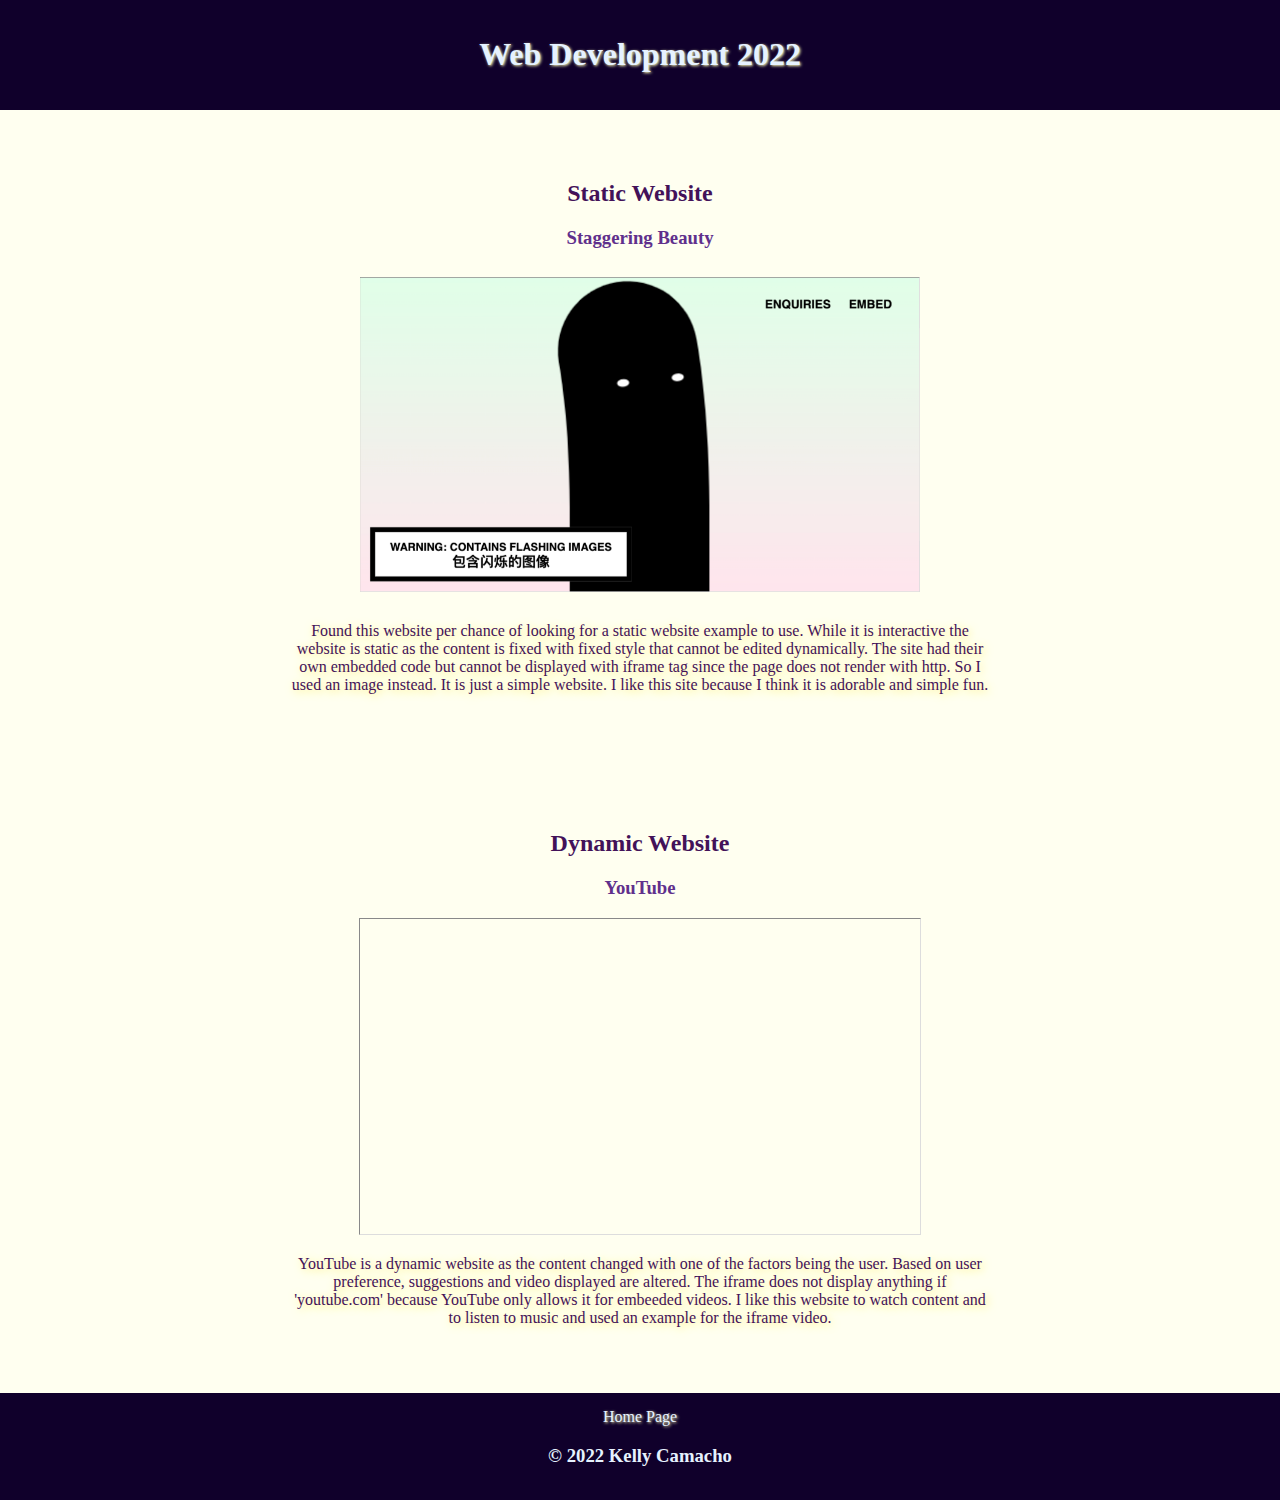
<file: html/assignment-1.html>
<!doctype html>
<html lang="en-us">
	<head>
		<meta charset="utf-8">
		<title>Assignment 1</title>
        <link rel="stylesheet" href="../css/style.css">
        <link rel="stylesheet" href="../css/assignment-1.css">
        <link rel="icon" href="data:,">
	</head>
    
	<body>
        <header>
            <h1 id="title">Web Development 2022</h1>
        </header>

        <div id="websites" class="container">
            <div class="web-example">
                <h2>Static Website</h2>
                <a href="https://www.staggeringbeauty.com/"><h3>Staggering Beauty</h3></a>
                <img src="../img/staggering-beauty-website.png" alt="Staggering Beauty Website">
                <p>
                    Found this website per chance of looking for a static website example to use. While it 
                    is interactive the website is static as the content is fixed with fixed style that cannot 
                    be edited dynamically. The site had their own embedded code but cannot be displayed with 
                    iframe tag since the page does not render with http. So I used an image instead. It is just 
                    a simple website. I like this site because I think it is adorable and simple fun.
                </p>
            </div>
    
            <div class="web-example">
                <h2>Dynamic Website</h2>
                <a href="https://www.youtube.com"><h3>YouTube</h3></a>
                <iframe width="560" height="315" src="https://www.youtube.com/embed/m3Syhg-9vKU?si=tpqzs3uIDAH2EXhU" 
                    title="YouTube video player" frameborder="0" 
                    allow="accelerometer; autoplay; clipboard-write; encrypted-media; gyroscope; picture-in-picture" 
                    allowfullscreen
                    ></iframe>
                <p>
                    YouTube is a dynamic website as the content changed with one of the factors being the 
                    user. Based on user preference, suggestions and video displayed are altered. The iframe 
                    does not display anything if 'youtube.com' because YouTube only allows it for embeeded 
                    videos. I like this website to watch content and to listen to music and used an example
                    for the iframe video.
                </p>
            </div>
        </div>
        
        <footer>
            <div>
                <a class="footer-link" href="../index.html">Home Page</a>
                <h3>© 2022 Kelly Camacho</h3>
            </div>
        </footer>
	</body>
</html>
</file>
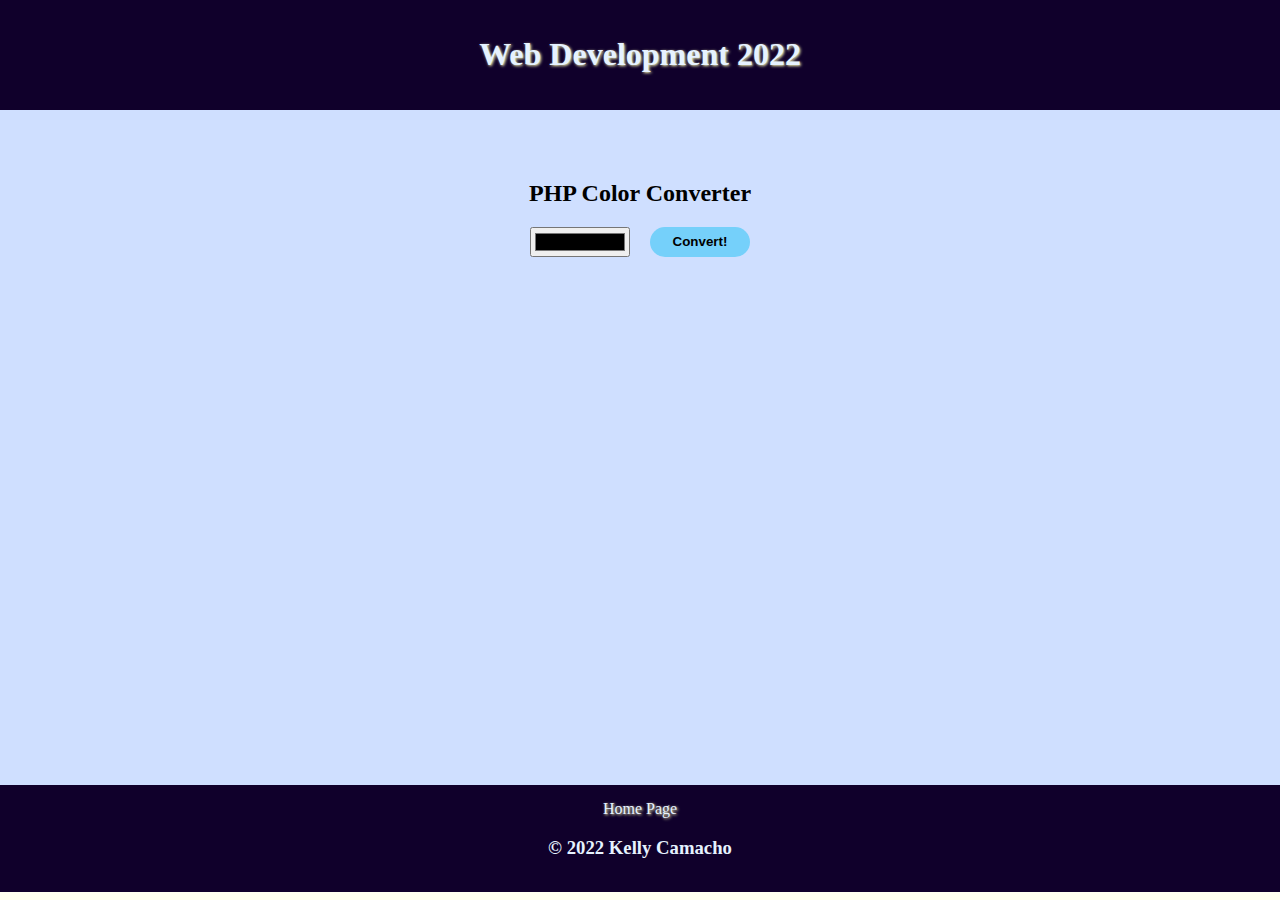
<file: html/assignment-3.html>
<!DOCTYPE html>
<html>
<head>
	<meta charset="utf-8">
	<meta name="viewport" content="width=device-width, initial-scale=1">
	<link rel="stylesheet" href="https://k-sophia.github.io/MEDP331/css/assignment-3.css">
	<link rel="stylesheet" href="https://k-sophia.github.io/MEDP331/css/style.css">
	<title>PHP Conversion</title>
</head>
<body>

	<header>
		<h1 id='title'>Web Development 2022</h1>
	</header>

    <div id="convert-container">
        <div id="align-fix">
            <h2>PHP Color Converter</h2>
            <form id="form" method="post">
                <input type="color" id="color" name="color" required>
                <input id="submit" type="submit" value="Convert!">
            </form>
            <div id="answer"></div>
        </div>
    </div>

	<footer>
		<div>
			<a class='footer-link' href='https://k-sophia.github.io/MEDP331/index.html'>Home Page</a>
			<h3>© 2022 Kelly Camacho</h3>
		</div>
	</footer>

    <script src="//code.jquery.com/jquery-1.11.3.min.js"></script>
    <script>
        $(document).ready(function(){
            $('#form').on('submit', function(e){
                //Stop the form from submitting itself to the server.
                e.preventDefault();
                var color = $('#color').val();
                $.ajax({
                    type: "POST",
                    url: 'assignment-3.php',
                    data: {color: color},
                    success: function(data){
                        // alert(data);
                        $( "#answer" ).empty();
                        $( "#answer" ).append(data);
                    }
                });
            });
        });
    </script>

</body>
</html>
</file>
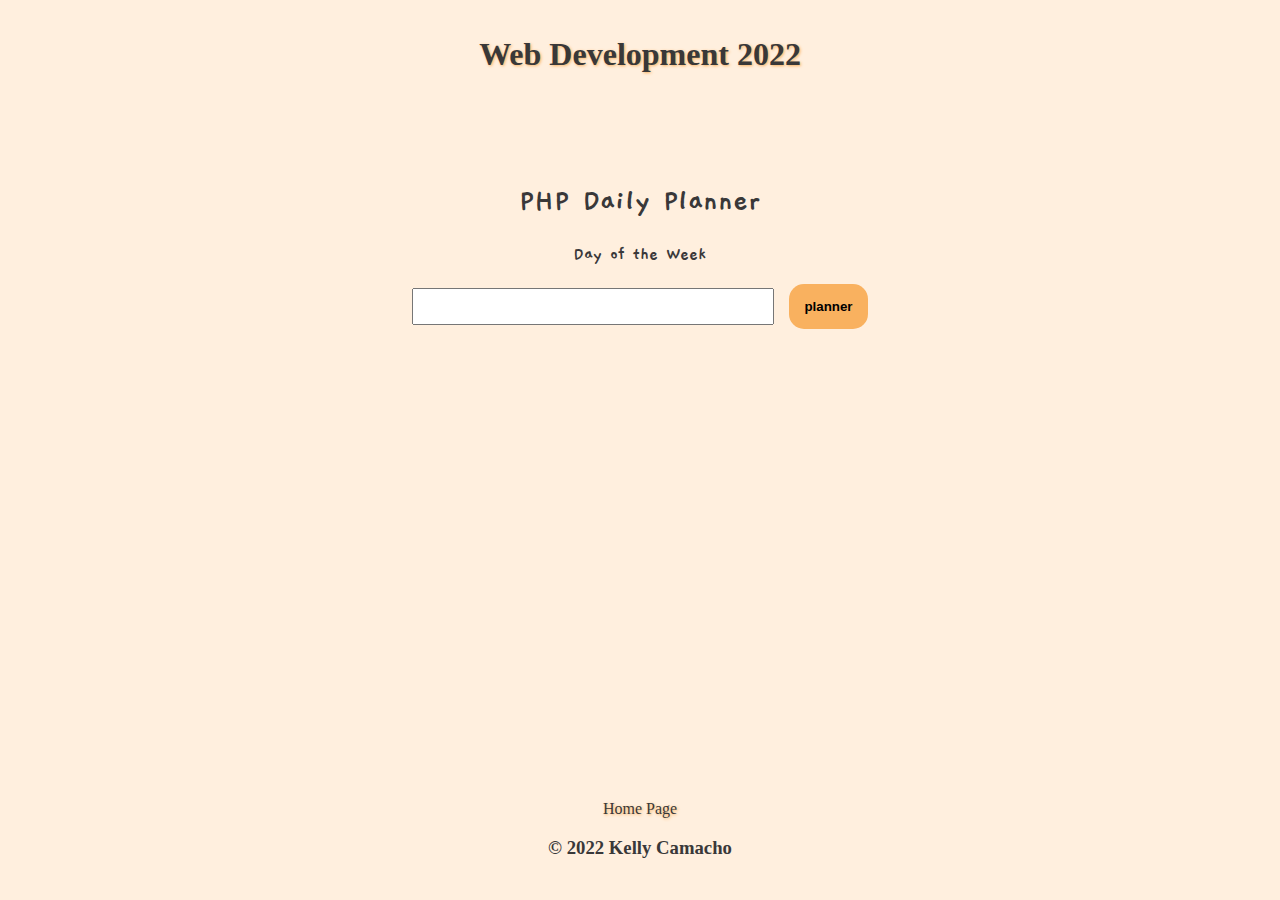
<file: html/assignment-4.html>
<!DOCTYPE html>
<html>
<head>
	<meta charset="utf-8">
	<meta name="viewport" content="width=device-width, initial-scale=1">

    <link rel="preconnect" href="https://fonts.googleapis.com"> 
    <link rel="preconnect" href="https://fonts.gstatic.com" crossorigin> 
    <link href="https://fonts.googleapis.com/css2?family=Gaegu&display=swap" rel="stylesheet">

	<link rel="stylesheet" href="https://k-sophia.github.io/MEDP331/css/assignment-4.css">
	<link rel="stylesheet" href="https://k-sophia.github.io/MEDP331/css/style.css">
	<title>PHP Daily Planner</title>
</head>
<body>

	<header>
		<h1 id='title'>Web Development 2022</h1>
	</header>

    <div id="planner-container">
        <div id="align-fix">
            <h1>PHP Daily Planner</h1>
            <h3>Day of the Week</h3>
            <form id="form" method="post">
                <input type="string" id="dayOfWeek" name="dayOfWeek" required>
                <input id="submit" type="submit" value="planner">
            </form>
            <div id="planner"></div>
        </div>
    </div>

	<footer>
		<div>
			<a class='footer-link' href='https://k-sophia.github.io/MEDP331/index.html'>Home Page</a>
			<h3>© 2022 Kelly Camacho</h3>
		</div>
	</footer>

    <script src="//code.jquery.com/jquery-1.11.3.min.js"></script>
    <script>
        $(document).ready(function(){
            $('#form').on('submit', function(e){
                //Stop the form from submitting itself to the server.
                e.preventDefault();
                var monthNames = ["Jan", "Feb", "Mar", "Apr", "May", "Jun",
                    "Jul", "Aug", "Sep", "Oct", "Nov", "Dec"
                ];
                var temp = new Date();
                var date = monthNames[temp.getMonth()] + " " + temp.getDate() + " " + temp.getFullYear();
                var dayOfWeek = $('#dayOfWeek').val().toLowerCase();
                $.ajax({
                    type: "POST",
                    url: 'assignment-4.php',
                    data: {
                        date: date,
                        dayOfWeek: dayOfWeek
                    },
                    success: function(data){
                        // alert(data);
                        $( "#planner" ).empty();
                        $( "#planner" ).append(data);
                    },
                });
                
            });
        });
    </script>

</body>
</html>
</file>
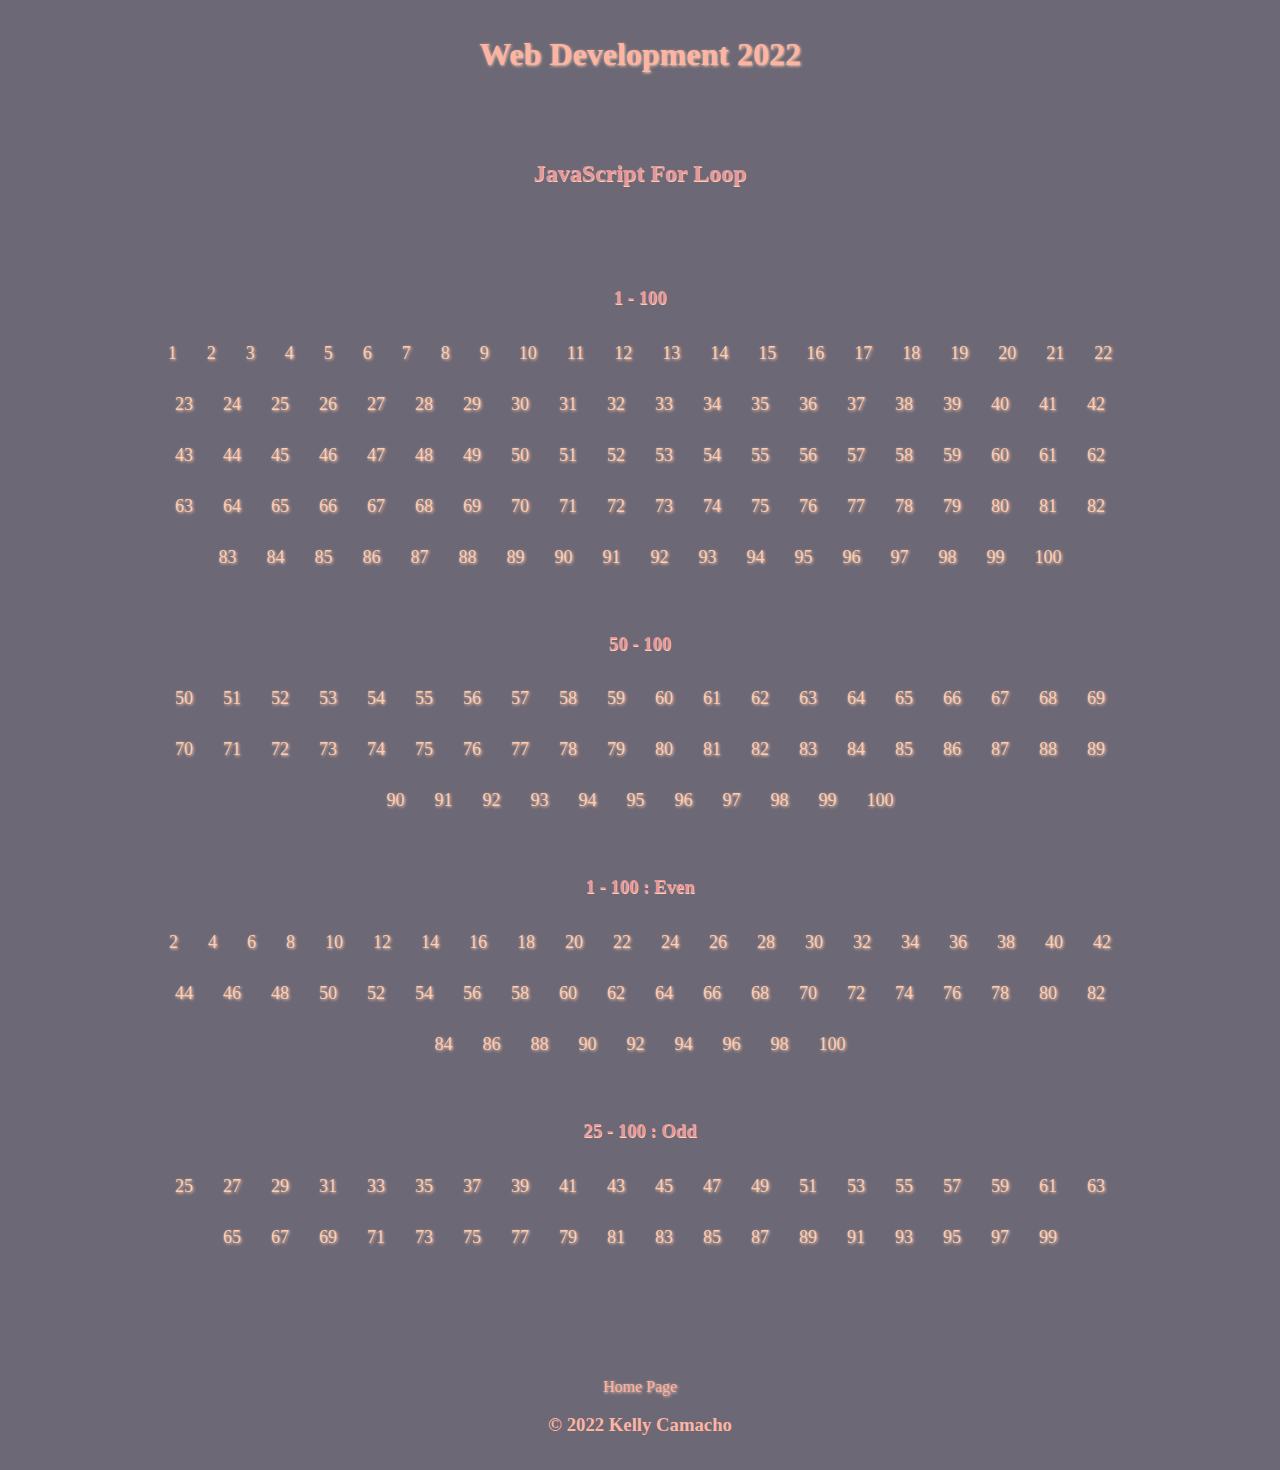
<file: html/exercise-3.html>
<!DOCTYPE html>
<html>
  <head>
    <meta charset="utf-8">
    <meta name="viewport" content="width=device-width, initial-scale=1">
    <title>JavaScript Loops</title>

    <link rel="stylesheet" href="../css/style.css">
    <link rel="stylesheet" href="../css/exercise-3.css">
  </head>
  <body>
    <header>
      <h1 id="title">Web Development 2022</h1>
    </header>

    <h2>JavaScript For Loop</h2>

    <div id="container">
      <div>
        <div class="loop">
          <h3>1 - 100</h3>
          <p id="first-loop"></p>
        </div>
      
        <div class="loop">
          <h3>50 - 100</h3>
          <p id="second-loop"></p>
        </div>
      
        <div class="loop">
          <h3>1 - 100 : Even</h3>
          <p id="even-loop"></p>
        </div>
      
        <div class="loop">
          <h3>25 - 100 : Odd</h3>
          <p id="odd-loop"></p>
        </div>
      </div>
    </div>

    <footer>
      <div>
          <a class="footer-link" href="../index.html">Home Page</a>
          <h3>© 2022 Kelly Camacho</h3>
      </div>
    </footer>


    <script type="text/javascript" src="../scripts/num-loop.js"></script>
  </body>
</html>
</file>
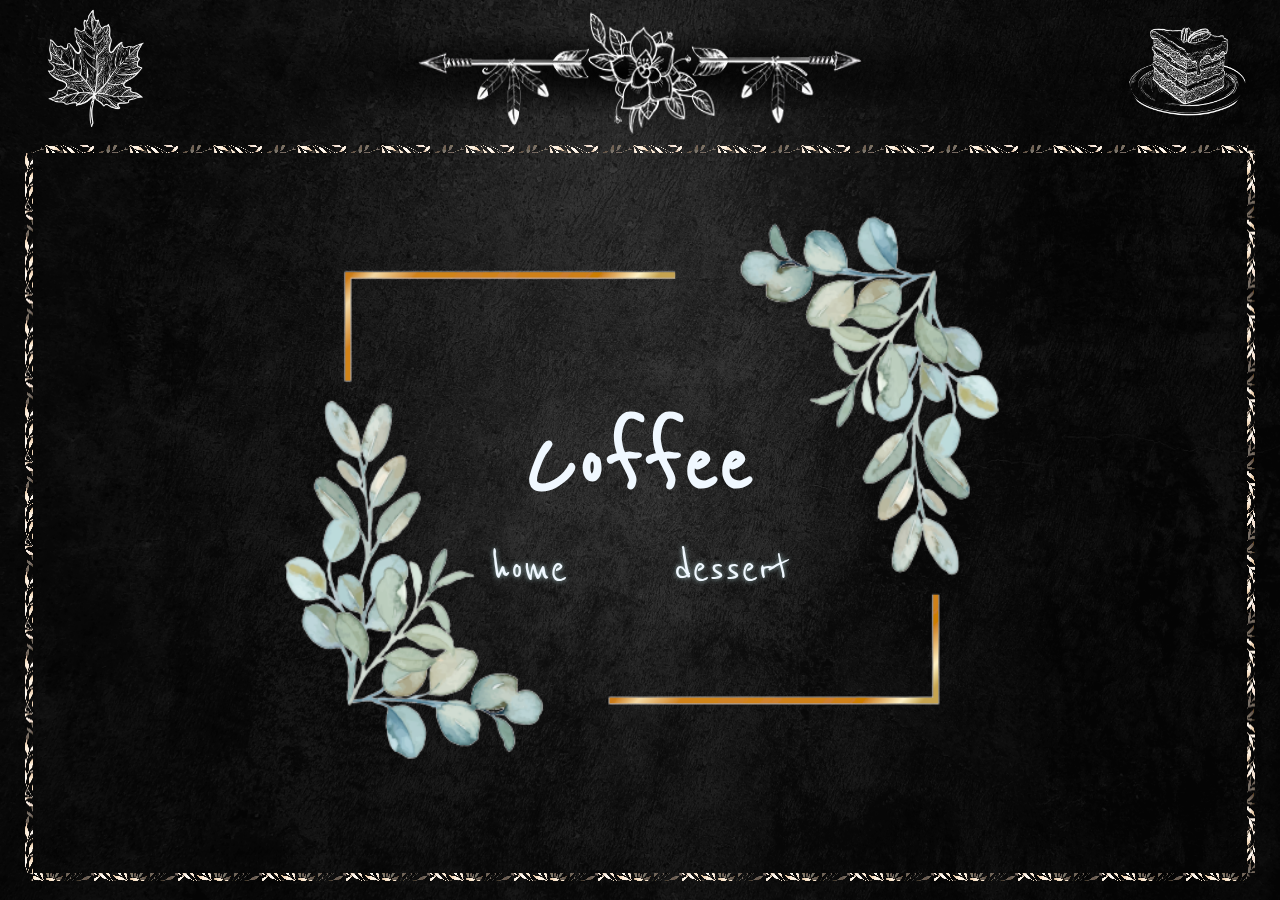
<file: Midterm/coffee.html>
<!doctype html>
<html lang="en-us">
	<head>
		<meta charset="utf-8">
        <meta name="viewport" content="width=device-width, initial-scale=1.0">
        <meta name="title" content="MEDP441 Midterm Website">
        <meta name="image" content="assets/video-img.jpg">
		<title>Midterm - Coffee</title>

        <link rel="preconnect" href="https://fonts.googleapis.com"> 
        <link rel="preconnect" href="https://fonts.gstatic.com" crossorigin> 
        <link href="https://fonts.googleapis.com/css2?family=Architects+Daughter&family=Reenie+Beanie&display=swap" rel="stylesheet">

        <link rel="stylesheet" href="css/style.css">
        <link rel="stylesheet" href="css/coffee.css">
	</head>
    
	<body>
        <div class="img-link">
            <a href="index.html">
                <div class="link-1"></div>
            </a>
            <a href="#title">
                <div class="top-link"></div>
            </a>
            <a href="dessert.html">
                <div class="link-2"></div>
            </a>
        </div>
        
        <div class="html-content">
            <header>
                <div class="header-align">
                    <h1 id="title">Coffee</h1>
                    <div>
                        <a href="index.html">home</a>
                        <a href="dessert.html">dessert</a>
                    </div>
                </div>
            </header>

            <div id="coffee-search">
                <div id="search-align">
                    <h1 class="section-title">Search for Coffee Ingredients</h1>
                    <div id="search-container">
                        <input id="input" type="text">
                        <button id="search">Search</button>
                    </div>
                    <div id="coffee-items"></div>
                </div>
            </div>

            <div id="coffee-HC-container">
                <div>
                    <h1 class="section-title">Different Types of <span id="coffee-type">Iced</span> Coffee</h1>
                    <button id="hot">hot</button>
                    <button id="iced">iced</button>
                    <div id="coffee-list"></div>
                </div>
            </div>
            
    

            <footer>
                <div>
                    <a href="../index.html">MEDP 331</a>
                    <p>© 2022 Kelly Camacho</p>
                </div>
            </footer>
        </div>
        
	</body>

    <script src="scripts/coffee-list.js"></script>
    <script src="scripts/coffee-search.js"></script>
</html>
</file>
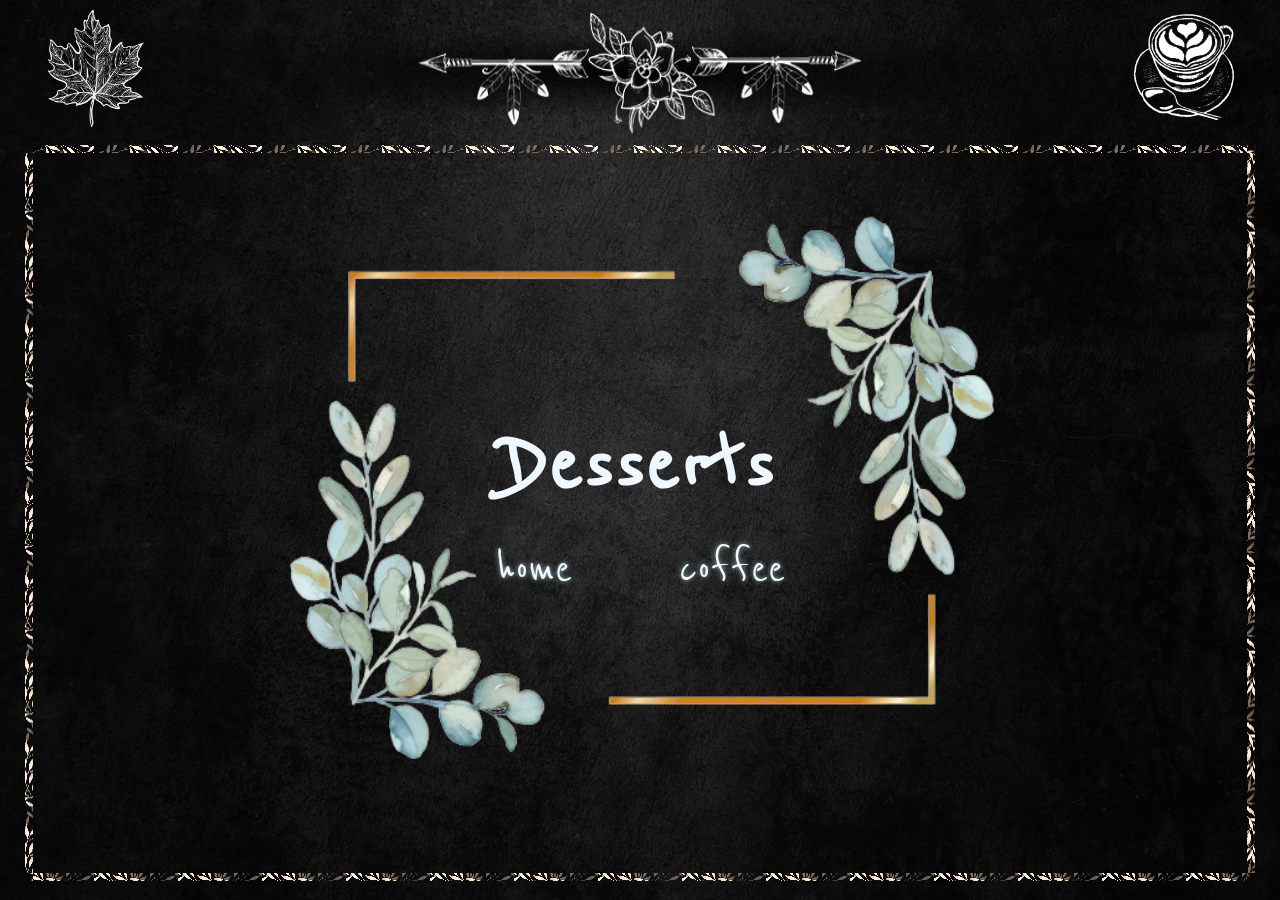
<file: Midterm/dessert.html>
<!doctype html>
<html lang="en-us">
	<head>
        <meta charset="utf-8">
        <meta name="viewport" content="width=device-width, initial-scale=1.0">
        <meta name="title" content="MEDP441 Midterm Website">
        <meta name="image" content="assets/video-img.jpg">
        <title>Midterm - Dessert</title>

        <link rel="preconnect" href="https://fonts.googleapis.com"> 
        <link rel="preconnect" href="https://fonts.gstatic.com" crossorigin> 
        <link href="https://fonts.googleapis.com/css2?family=Architects+Daughter&family=Reenie+Beanie&display=swap" rel="stylesheet">

        <link rel="stylesheet" href="css/style.css">
        <link rel="stylesheet" href="css/dessert.css">
	</head>
    
	<body>
        <div class="img-link">
            <a href="index.html">
                <div class="link-1"></div>
            </a>
            <a href="#title">
                <div class="top-link"></div>
            </a>
            <a href="coffee.html">
                <div class="link-2"></div>
            </a>
        </div>
        
        <div id="html-container" class="html-content">
            <header>
                <div class="header-align">
                    <h1 id="title">Desserts</h1>
                    <div>
                        <a href="index.html">home</a>
                        <a href="coffee.html">coffee</a>
                    </div>
                </div>
            </header>

            <div id="dessert-search">
                <div id="search-align">
                    <h1 class="section-title">Search for A Dessert Recipe</h1>
                    <div id="search-container">
                        <input id="minCalories" placeholder="min calories" type="number">
                        <input id="maxCalories" placeholder="max calories" type="number">
                    </div>
                    <button id="search">Search</button>
                    <div id="card-align">
                        <div id="dessert-cards"></div>
                    </div>
                </div>
            </div>


            <footer>
                <div>
                    <a href="../index.html">MEDP 331</a>
                    <p>© 2022 Kelly Camacho</p>
                </div>
            </footer>
        </div>
	</body>

    <script src="scripts/dessert-search.js"></script>
</html>
</file>
<file: css/style.css>
body {
    background-color: #fffff0;
    margin: 0;
    padding: 0;
}

header, footer {
    background-color: #10002B;
    color: #E6F2FF;
    width: 100%;
    padding-top: 15px;
    padding-bottom: 15px;
    text-align: center;

    display: flex;
    justify-content: center;
}

.footer-link, #title {
    color: #E6F2FF;
    text-shadow: 1px 1px 3px #FFFFB7;
}

.footer-link:hover {
    color: #FFFFB7;
    font-weight: 700;
}

img {
    width: 100px;
    height: auto;
    margin: 10px;
}

p {
    color: #431259;
    font-size: 16px;
    font-weight: 100;
    text-shadow: 2px 2px 8px #FFEE70;
}

a {
    text-decoration: none;
    color: #60308C;
}

a:hover {
    color: #FFDA0A;
    text-shadow: 2px 2px 8px #8B79D9;
}
</file>
<file: css/index.css>
#title {
    font-size: 50px;
}

#day-quote {
    margin-left: 20%;
    margin-right: 20%;
    font-family: 'Kalam';
    font-size: 25px;
}

button {
    margin: 15px;
    padding: 10px;
    border-radius: 25%;
}

#btn-quote {
    background-image: linear-gradient(#fffff0 , #CCDCFF);
    box-shadow: 
        1px 1px 3px #fffff0,
        -1px -1px 3px #fffff0;
    color: #431259;
    border:groove;
    margin-top: 5px;
}

#btn-light {
    background-color: #fffff0;
    color: #431259;

    border: 1px solid;
    box-shadow: 
        1px 1px 3px #10002B,
        -1px -1px 3px #10002B;
}

#btn-dark {
    background-color: #10002B;
    color: #fffff0;

    border: 1px solid;
    box-shadow: 
        1px 1px 3px #CCDCFF,
        -1px -1px 3px #CCDCFF;
}

#btn-light:hover , #btn-dark:hover , #btn-quote:hover{
    font-weight: 900;
}

/* assignments */

.micro:hover {
    background: var(--micro-background-color);
    border-radius: 30%;
}

.macro:hover {
    background: var(--macro-background-color);
    border-radius: 30%;
}

/* Flex Layout */
.container {
    display: flex;
    justify-content: center;
    text-align: center;
}

#assignments {
    display: flex;
    justify-content: center;
    align-content: center;
    flex-wrap: wrap;
    margin: 30px;
}

.assign-item {
    width: 175px;
    height: 175px;
    margin: 17px;
}

@media only screen and (min-width: 961px) {
    #assignments {
        max-width: 1300px;
    }
}

@media only screen and (max-width: 960px) {
    #assignments {
        max-width: 800px;
    }
}

@media only screen and  (max-width: 480px) {
    #assignments {
        max-width: 200px;
    }
}
</file>
<file: Final/css/craft.css>
#types {
    color: #fff;
    text-shadow: 5px 5px 15px #348AA7;
}

#types h2 {
    max-width: 600px;
}

#types a {
    margin-left: 23px;
    margin-right: 23px;
}

#arrange , #alternatives {
    color: #fff;
    text-shadow: 5px 5px 15px #513B56;
}

#arrange {
    margin-top: 100px;
}

#alternatives .craft-types {
    flex-wrap: wrap-reverse;
}

.craft-types {
    background-color: #8b9da3;
    color: #000000;
    box-shadow: 2px 2px 15px #525174;
    text-shadow: none;

    display: flex;
    justify-content: center;
    align-content: center;
    align-items: center;
    flex-wrap: wrap;

    width: fit-content;
    height: fit-content;
    margin: auto;
    margin-top: 15px;
    margin-bottom: 100px;
    padding: 10px;
}

.select-section , .desc-section {
    margin-top: 20px;
    margin-bottom: 20px;
    text-align: center;
}

.desc-section {
    display: flex;
    justify-content: center;
    align-content: center;
    align-items: center;

    max-width: 500px;
    height: 600px;
}

.select-option {
    display: flex;
    justify-content: space-between;
    align-content: center;
    align-items: center;

    width: 300px;
    margin: 15px;
    margin-top: 20px;
    margin-bottom: 20px;
    padding: 5px;
    border: none;
    border-radius: 5px;

    font-family: 'Gamja Flower', cursive; 
    font-size: 20px;
    background-color: #8b9da3;
}

.select-option:hover {
    background-color: #BCE784;
    cursor: pointer;
}

.arrange-selected {
    border-right: 3px solid #BCE784;
}

.select-option img {
    width: 50px;
    height: 50px;
    filter: drop-shadow(0 2px 4px #BCE784);
}

.details-section {
    margin: 10px;
    font-family: 'Gamja Flower', cursive; 
    font-size: 20px;
}

.details-section img {
    max-width: 300px;
    max-height: 300px;
    margin-bottom: 15px;
    box-shadow: 1px 1px 8px #525174;
}

#alternative-iframe {
    width: 400px;
    height: 250px;
    margin-bottom: 15px;
    box-shadow: 1px 1px 8px #525174;
}

.details-section h3 {
    color: #BCE784;
    font-size: 28px !important;
}

.details-section p {
    font-size: 18px !important;
}

.alternative-section img {
    padding-left: 25px;
}

.alternative-selected {
    border-left: 3px solid #BCE784;
}
</file>
<file: Final/css/style.css>
* { padding: 0; margin: 0;}

html, body {
    background-color: #9eb8b2;
    min-height: 100%;
    min-width: 100%;
}

/*********************** Header Footer ***********************/

header, footer {
    display: flex;
    justify-content: center;
    align-content: center;
    align-items: center;
    position: relative;
	overflow: hidden;

    width: 100%;
	height: auto;

    text-align: center;
    font-family: 'Gamja Flower', cursive; 
}

header {
    margin-bottom: 130px;
    padding-bottom: 50px;
}

.overlay {
    display: flex;
    justify-content: center;
    align-content: center;
    align-items: center;

	width: 100%;
	height: 100%;
	padding: 150px;
	color: #FFF;
	text-shadow: 1px 1px 1px #184E77;

    background-image: url("../img/background-img.jpg");
    background-repeat: no-repeat;
    background-position: center;
    background-size: cover;
	
}

header .overlay {
    border-radius: 0 0 85% 85% / 30%;
    box-shadow: 0 7px 15px #348AA7;
	
}

footer .overlay {
    border-radius: 85% 85% 0 0;
    box-shadow: 0 -7px 15px #348AA7;
}

.overlay-content {
    background-color: #348AA780;
    width: fit-content;
    padding: 50px;
    border-radius: 20px;
}

.header-link , .footer-link {
    color: #FFF;
	text-shadow: 1px 1px 1px #513B56;
    text-decoration: none;
    margin: auto;
}

.header-link:hover , .footer-link:hover {
    color: #513B56;
    text-shadow: 
        -1px 0 #FFF, 
        0 1px #FFF, 
        1px 0 #FFF, 
        0 -1px #FFF;
    cursor: pointer;
}

#header-quote {
    font-family: 'Indie Flower', cursive; 
    font-size: 25px;
    max-width: 390px;
    margin: auto;
    margin-bottom: 15px;
}

#btn-quote {
    font-family: 'Gamja Flower', cursive; 
    font-size: 20px;
    margin-bottom: 30px;
    padding: 10px;
    border: none;
    border-radius: 20px;
    color: #FFF;
    background-color: #513B56;
}

#btn-quote:hover {
    background-color: #525174;
    cursor: pointer;
}

#navigation {
    max-width: 450px;
    margin: auto;
    display: flex;
    justify-content: space-evenly;
}

header h1 {
	font-size: 80px;
	margin-bottom: 30px;
}

header h2, header p {
    font-size: 30px;
	margin-bottom: 30px;
}

footer {
    font-size: 25px;
    padding-top: 50px;
    background-color: #000;
}

#topBTN {
    display: none;
    position: fixed;
    bottom: 20px;
    right: 30px;
    z-index: 99;

    font-size: 20px;
    font-family: 'Gamja Flower', cursive; 

    border: none;
    border-radius: 4px;
    outline: none;
    cursor: pointer;
    padding: 15px;

    background-color: #513B56;
    color: white;
    box-shadow: 3px 3px 10px #525174;
}
  
#topBTN:hover {
    background-color: #525174;
    box-shadow: 3px 3px 10px #513B56;
    cursor: pointer;
}

/*********************** Section ***********************/

.section-desc h2 , .section-desc p {
    text-align: center;
    max-width: 500px;
    margin: auto;
    padding: 10px;
}

.section-desc h2 {
    font-size: 50px;
    font-family: "Gamja Flower", cursive;
}

.section-desc p {
    font-family: "Indie Flower", cursive;
    font-size: 20px;
}

.section-desc  a {
    text-decoration: none;
    color: #184E77;
    font-weight: 900;
}

.section-desc  a:hover {
    color: #525174;
    cursor: pointer;
}

/*********************** Resources ***********************/

#resource-container {
    background-color: #000;
    color: #F0F3BD;
    padding-top: 40px;
    margin-top: 150px;
    z-index: 9999;
}

#resources {
    color: #BCE784;
    padding-top: 20px;
    padding-bottom: 20px;

    display: flex;
    justify-content: space-evenly;
    align-content: flex-start;
    align-items: flex-start;
}

.resource-header {
    height: 10px;
    margin-bottom: 35px;
    border-top-left-radius: 14px;
    border-top-right-radius: 14px;
}

.resource-header img {
    position: relative;
    width: 300px;
    top: -50px;
}

#list-align {
    display: flex;
    justify-content: space-evenly;
    align-content: flex-start;
    align-items: flex-start;
    flex-wrap: wrap;
    margin-bottom: 0;
}

.resource-list {
    counter-reset: index;  
    padding: 30px;
    margin-bottom: 15px;
    max-width: 375px;
    text-align: center !important;
}
  
.resource-list  li {
    counter-increment: index; 
    display: flex;
    align-items: center;
    padding: 12px 0;
    padding-left: 35px;
    padding-right: 35px;
    box-sizing: border-box;
}
  
.resource-list li::before {
    content: counters(index, ".", decimal-leading-zero);
    font-family: "Gamja Flower", cursive;
    font-size: 2.5rem;
    text-align: right;
    font-weight: bold;
    font-variant-numeric: tabular-nums;

    min-width: 50px;
    padding-right: 12px;
    align-self: flex-start;

    background-image: linear-gradient(to bottom, #525174, #348AA7);
    background-attachment: fixed;
    -webkit-background-clip: text;
    -webkit-text-fill-color: transparent;
    filter: drop-shadow(1.5px 1.5px #BCE784);
}
  
.resource-list a {
    color: #BCE784;
    text-decoration: none;
    font-family: "Gamja Flower", cursive;
    font-size: 20px;
}

.resource-list a:hover {
    color: #F0F3BD;
    cursor: pointer;
}

li {
    border-top: 1px solid #BCE78480;
    text-align: start;
}

.resource-first {
    border-top: none;
}

.resource-list a:hover li::before {
    background-image: linear-gradient(to bottom, #F0F3BD, #BCE784);
    filter: drop-shadow(1.5px 1.5px #184E77);
}

@media only screen and (max-width: 800px) {
    .resource-header {
        display: none;
    }
}
</file>
<file: Final/css/tips.css>
.section {
    display: flex;
    justify-content: center;
    align-content: center;
    align-items: center;

    margin-bottom: 100px;
    flex-wrap: wrap;
    min-width:100%;
}

/*********************** Plant Care Tip ***********************/

#plant-care {
    color: #fff;
    text-shadow: 5px 5px 15px #348AA7;
}

*, *:before, *:after {
    box-sizing: border-box;
}

.cards-tips {
    display: flex;
    justify-content: center;
    align-content: center;
    align-items: center;
    flex-wrap: wrap;
    
    margin-top: 50px;
}

.card-container {
    margin-top: 20px;
    width: 500px;
    text-align: center;
}

.wrapper {
    padding-top: 40px;
    padding-bottom: 40px;
}

.wrapper:focus {
    outline: 0;
}

.card {
    background: #fff;
    width: 300px;
    display: inline-block;
    margin: auto;
    border-radius: 19px;
    position: relative;
    text-align: center;
    box-shadow: 5px 5px 15px #348AA7;
    z-index: 9999;
}

.card:hover {
    transform: scale(1.05);
    box-shadow: 5px 5px 15px #184E77;
}

.card-img {
    position: relative;
    height: 230px;
    margin-bottom: 35px;
    border-top-left-radius: 14px;
    border-top-right-radius: 14px;
}

.card img {
    width: 100%;
    position: absolute;    
    top: -76px;
    left: 0px;
}

#tip-one img {
    filter: drop-shadow(0 0 4px #02C39A);
}

#tip-two img {
    top: -46px;
    filter: drop-shadow(2px 2px 4px #52B69A);
}

#tip-two .card-img {
    background-color: #F0F3BD;
}

#tip-three img {
    width: 110%;
    top: -46px;
    left: -10px;
    filter: drop-shadow(2px 2px 4px #168AAD);
}

#tip-three .card-img {
    background-color: #000;
}

#tip-four img {
    top: -116px;
    filter: drop-shadow(0 2px 4px #02C39A);
}

#tip-four .card-img {
    background-color: #F0F3BD;
}

#tip-five img {
    width: 110%;
    top: -36px;
    left: 2px;
    filter: drop-shadow(0 0 4px #F0F3BD);
}

#tip-five .card-img {
    background-color: #76C893;
}

#tip-six img {
    width: 110%;
    top: -36px;
    left: -15px;
    filter: drop-shadow(0 2px 4px #BCE784);
}

#tip-seven img {
    width: 155%;
    top: -36px;
    left: -65px;
    filter: drop-shadow(2px 2px 4px #F0F3BD);
}

#tip-seven .card-img {
    background-color: #000;
}

.card-tip  {
    text-transform: uppercase;
    font-size: 16px;
    font-family: "Gamja Flower", cursive;
    font-weight: 700;
    margin-bottom: 3px;
    color: #184E77;
}

.card-tip-label {
    font-family: "Gamja Flower", cursive;
    font-size: 28px;
    color: black;
    font-weight: 900;
    margin-bottom: 5px;
}

.card-tip-description {
    font-family: "Indie Flower", cursive;
    padding: 20px;
    margin-bottom: 10px;  
}
</file>
<file: css/assignment-1.css>
#websites {
    display: flex;
    justify-content: center;
    flex-wrap: wrap;
    text-align: center;
}

.web-example {
    max-width: 700px;
    height: fit-content;
    margin: 50px;
}

.web-example a {
    color: #60308C;
}

.web-example a:hover {
    color: #FFDA0A;
    text-shadow: 1px 1px 1px #8B79D9;
    font-weight: 900;
}

h2 {
    color: #431259;
}

iframe {
    width: 560px;
    height: 315px;
    border: 1px inset #ddd;
}

img {
    width: 560px;
    height: 315px;
}
</file>
<file: css/exercise-3.css>
body {
    background-color: #6D6875;
    text-align: center;
}

header, footer, h1, a {
    background-color: #6D6875;
    color: #FFB4A2 !important;
}

h1, a {
    text-shadow: 1px 1px 3px #FFCDB2 !important;
}

a:hover {
    color: #FFCDB2 !important;
}

#container, h2 {
    display: flex;
    justify-content: center;
    margin: 50px;
    color: #E5989B;
    text-shadow: 0.5px 0.5px #FFCDB2 !important;
}

p {
    font-size: large;
    color: #FFCDB2;
    text-shadow: 1px 1px 3px #FFCDB2 !important;
}

.loop {
    max-width: 1000px;
    margin: 50px;
}

span {
    display: inline-block;
    margin: 5px;
    padding: 10px;
}

span:hover {
    color: #FFB4A2;
    text-shadow: 0 0 5px #FFB4A2 !important;
    transform: scale(2);
}
</file>
<file: Midterm/css/style.css>
body {
    text-align: center;
    font-family: 'Architects Daughter', cursive;

    background-color: #111111;
    background-image: url(../assets/chalk-background.jpg);
    background-repeat: no-repeat;
    background-size: 100% 100%;
    background-attachment: fixed;
    color: aliceblue;
    text-align: center;
    font-family: 'Architects Daughter', cursive;
}

p {
    font-family: 'Reenie Beanie', cursive;
}

.img-link {
    display: flex;
    justify-content: space-between;
    position: relative;
    width: 100%;
    background: radial-gradient(black, #ffffff00, #ffffff00); 
}

.link-1 , .link-2 , .top-link {
    position: relative;
    background-repeat: no-repeat;
    background-size: 100% 100%;
    border-radius: 50%;
    margin: auto;
    margin-left: 25px;
    margin-right: 25px;
    z-index: 1;
    overflow: hidden;
}

.top-link {
    width: 450px;
    height: 130px;
    background-image: url(../assets/header-link.png);
}

.link-1 {
    width: 120px;
    height: 120px;
}

.link-2 {
    width: 120px;
    height: 120px;
}

.link-1:hover , .link-2:hover , .top-link:hover {
    box-shadow: 
        2px 2px 5px #a5c4c5,
        0 0 10px #a5c4c5; 
}

.html-content {
    height: 80%;
    top: 5%;
    bottom: 0;
    left: 0;
    right: 0;
    position:fixed;
    margin: auto;
    margin-left: 25px;
    margin-right: 25px;
    margin-top: 100px;
    overflow-y: scroll;
    scroll-behavior: smooth;

    border-radius: 25px;
    border: 8px double transparent;
    border-image: url(../assets/leaf-border.png) 40 round;
    border-image-repeat: repeat;
}

header, footer {
    display: flex;
    align-items: center;
    justify-content: center;
    font-family: 'Reenie Beanie', cursive;

    background-image: url(../assets/leaf-frame.png);
    position: relative;
    background-repeat: no-repeat;
    background-size: 100% 100%;
    
    height: inherit;
    width: fit-content;
    margin: auto;
    margin-top: 50px;
    margin-bottom: 80px;

    padding-left: 170px;
    padding-right: 170px;
}

#title , footer a {
    color: aliceblue;
    text-decoration: none;
    font-size: 100px;
    margin: 20px;
}

.header-align a , footer p {
    color: aliceblue;
    text-decoration: none;
    font-size: 50px;
    margin-left: 50px;
    margin-right: 50px;

    text-shadow: 0 0 5px #a5c4c5; 
}

.header-align a:hover , footer a:hover{
    color: #a5c4c5;
}

button {
    font-family: 'Architects Daughter', cursive;
}

@media (max-width: 1000px) {

    header , footer {
        padding-left: 70px;
        padding-right: 70px;
    }
    
    .link-1 , .link-2 {
        display: none
    }

    .header-align a {
        margin-left: 15px;
        margin-right: 15px;
    }

    .btn-circle {
        width: 40px;
        height: 40px;
        margin-left: 30px;
        margin-right: 30px;
    }
}
</file>
<file: Midterm/css/coffee.css>
.link-1 {
    background-image: url(../assets/home-link.png);
}

.link-2 {
    background-image: url(../assets/dessert-link.png);
}

.section-title {
    font-family: 'Reenie Beanie', cursive;
    font-size: 45px !important;
}

/************************ Coffee Search ************************/

#coffee-search {
    background-repeat: no-repeat;
    background-size: 100% 100%;
    background-attachment: cover;
    background-image: url(../assets/leaf-background.png);
    color: #eeeef0;
    display: flex;
    align-content: center;
    justify-content: center;
    height: inherit;
    max-width: 500px;

    margin: auto;
    margin-top: 150px;
    margin-bottom: 150px;
    padding: 50px;
}

#search-align {
    background: radial-gradient(#000, #000,  #0000, #0000);
    /* height: fit-content; */
    width: 400px;
    padding: 90px;
    margin: auto;
    border-radius: 50%;
}

#coffee-search h1 {
    color: #a5b5a0;
    text-shadow: 
        1px 1px #faeddb;
}

#coffee-search h3 {
    color: #faeddb;
}

#search {
    background-color: #a5b5a0;
    color: #eeeef0;
    font-size: 15px;
    margin-left: 15px;
    margin-right: 15px;
    padding: 3px;

    border: 1.5px outset;
    border-radius: 7px;
}

#search:hover {
    background-color: #548089;
}

.search-example {
    color: #f3d7a2 !important;
}

#coffee-items {
    height: fit-content;
    margin: auto;
}

/************************ Coffee List Cards ************************/

#coffee-HC-container {
    color: #f3d7a2;
    height: fit-content;
    max-width: 1000px;
    display: flex;
    align-items: center;
    justify-content: center;

    margin: auto;
    margin-top: 150px;
    margin-bottom: 150px;
    padding: 50px;
}

#coffee-HC-container button {
    background-color: #6e5841;
    color: #faeddb;
    font-size: 15px;
    margin-left: 15px;
    margin-right: 15px;
    margin-bottom: 35px;
    padding: 10px;

    border: 1.5px outset;
    border-radius: 20%;
}

#coffee-HC-container button:hover {
    background-color: #3f2912;
}

#coffee-list {
    display: flex;
    align-content: center;
    justify-content: center;
    flex-wrap: wrap;
    width: 100%;
    margin: auto;
}

.coffee-info-card {
    background: radial-gradient(#000,#00000000);
    border: 1.5px solid;
    border-radius: 15px;
    width: 300px;
    height: 400px;
    margin: 15px;
}

.coffee-info-title {
    color: #c3ad96;
}

.coffee-info-description {
    color: #faeddb;
    margin: 20px;
}
</file>
<file: Midterm/css/dessert.css>
.link-1 {
    background-image: url(../assets/home-link.png);
}

.link-2 {
    background-image: url(../assets/coffee-link.png);
}

#dessert-search {
    margin-top: 150px;
    margin-bottom: 150px;
    min-height: 700px;
    margin: auto;
    
    display: flex;
    justify-content: center;
    align-content: center;
}

#search-align {
    margin: auto;
}

.section-title {
    font-family: 'Reenie Beanie', cursive;
    font-size: 50px;
    color: #dadfd0;
}

.search-container {
    margin: 20px;
}

#minCalories , #maxCalories {
    margin-left: 10px;
    margin-right: 10px;
}

#search {
    margin-top: 15px;
    margin-bottom: 30px;
}

.dessert-ingredients-btn {
    margin-top: 5px;
    margin-bottom: 10px;
}

#search , .dessert-ingredients-btn {
    color: #dadfd0;
    background-color: #548089;
    border-radius: 15px;
    padding: 5px;
    padding-left: 8px;
    padding-right: 8px;
}

#search:hover , .dessert-ingredients-btn:hover {
    color: #548089;
    background-color: #dadfd0;
}

#card-align {
    height: fit-content;
    display: flex;
    justify-content: center;
}

#dessert-cards {
    height: fit-content;
    margin: auto;
}

.dessert-card {
    border: double;
    border-width: 10px;
    border-color: #548089;
    padding: 20px;
    margin: 30px;
    max-width: 700px;
    height: fit-content;
}

.dessert-img {
    width: 300px;
}

.dessert-title-div {
    margin-top: 10px;
}

.dessert-title {
    color: #faebd7;
    text-decoration: none;
    font-size: 35px;
    margin: auto;
    text-align: center;
}

.dessert-title:hover {
    color: #548089;
    text-shadow: 1px 1px #faebd7;
}

.dessert-info {
    color: #faebd7;
    width: 350px;
    margin: auto;

    display: flex;
    justify-content: space-around;
}

.dessert-ingredients {
    color: #cdb18c;
    max-width: 450px;
    margin: auto;
    line-height: 1.5;

    display: flex;
    flex-direction: row;
    justify-content: center;
    /* flex: inline; */
    flex-wrap: wrap;
}

.dessert-item {
    padding-left: 12px;
    padding-right: 12px;
    margin: 0;
}

.dessert-intructions {
    margin: 25px;
}

.modal {
    border: solid;
    display: none; /* Hidden by default */
    position: fixed; /* Stay in place */
    z-index: 1; /* Sit on top */
    padding-top: 250px; /* Location of the box */
    left: 0;
    top: 0;
    min-width: 100%; /* Full width */
    min-height: 100%; /* Full height */
    margin: auto;
    overflow: auto; /* Enable scroll if needed */
    background-color: #000000; /* Fallback color */
    background-color: #00000066; /* Black w/ opacity */
}

.modal-content {
    background-color: #cdb18c;
    color: #3e3635;
    border-radius: 15px;
    margin: auto;
    padding: 20px;
    border: 1px solid #3e3635;
    width: 300px;
    height: 300px;
    overflow: auto; /* Enable scroll if needed */
}

.close {
    color: #eeeef0;
    float: right;
    font-size: 28px;
    font-weight: bold;
}
  
.close:hover, .close:focus {
    color: #407084;
    text-decoration: none;
    cursor: pointer;
}
</file>
